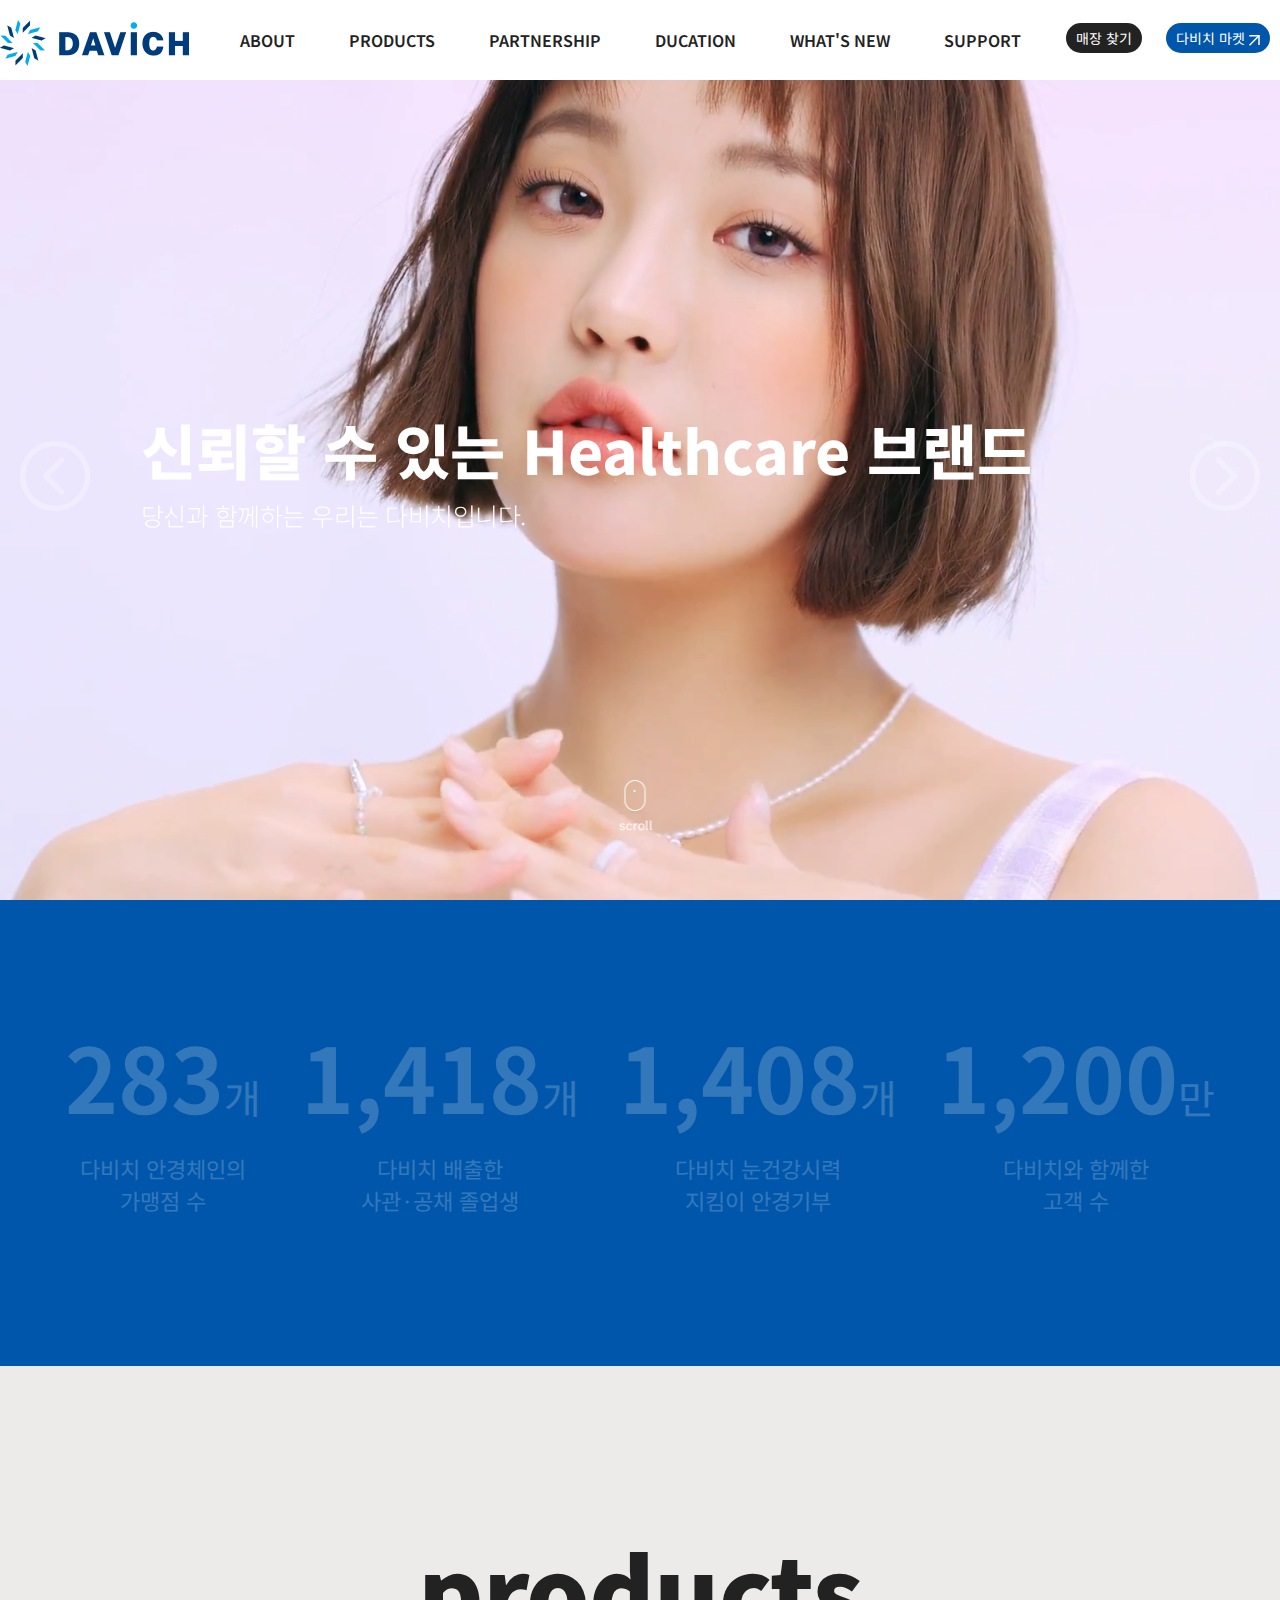
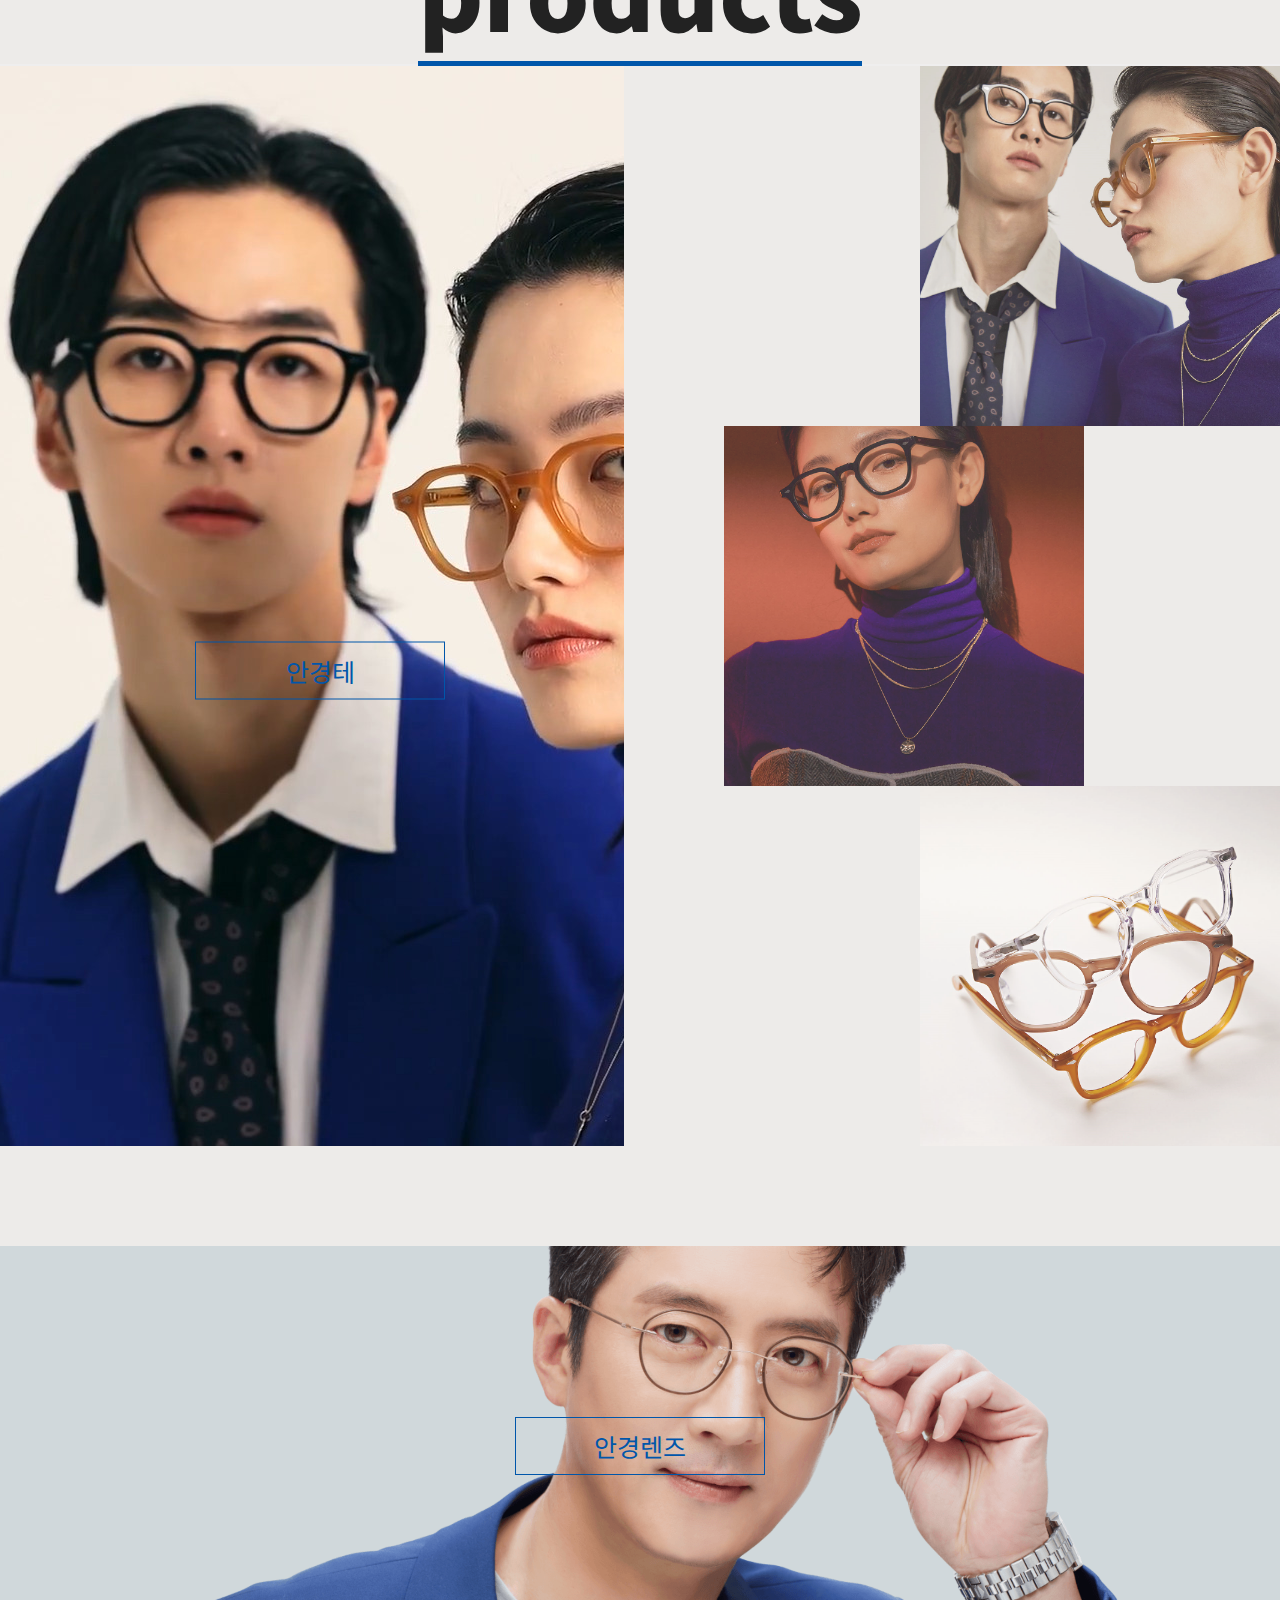
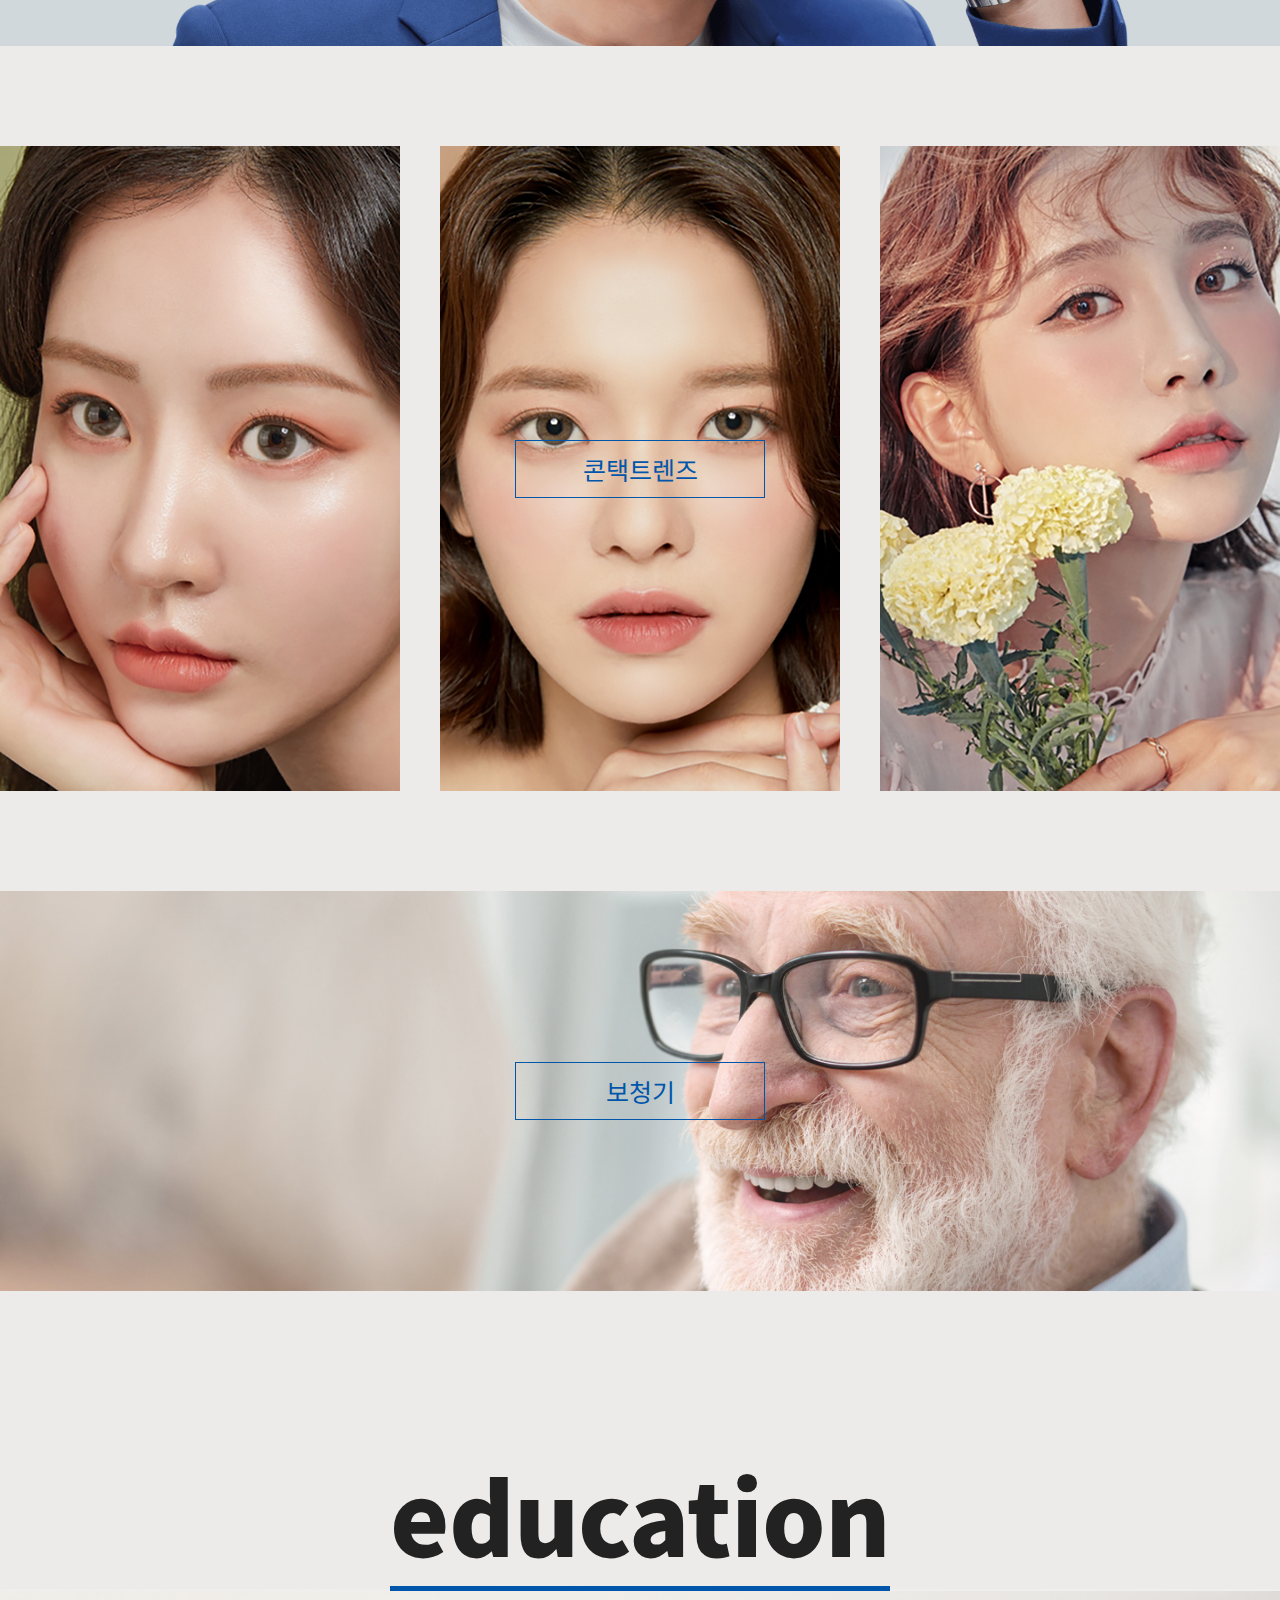
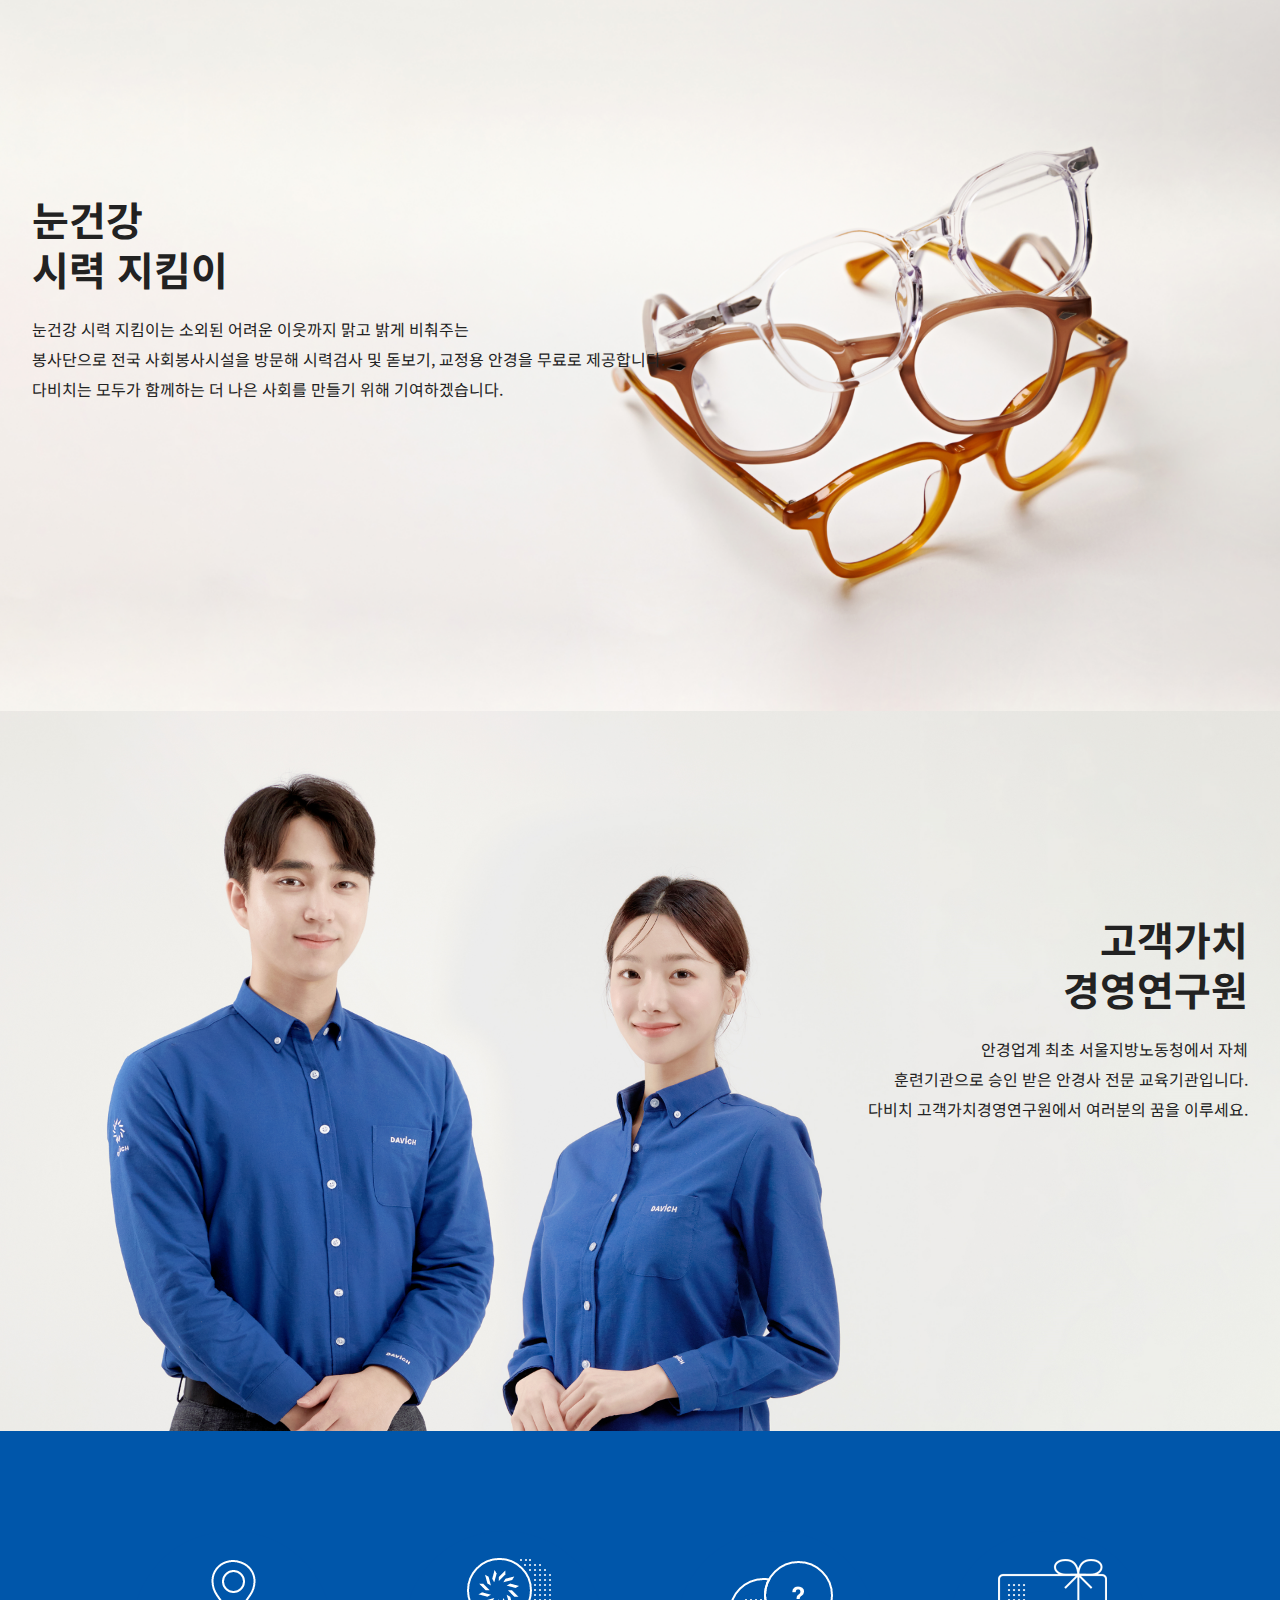
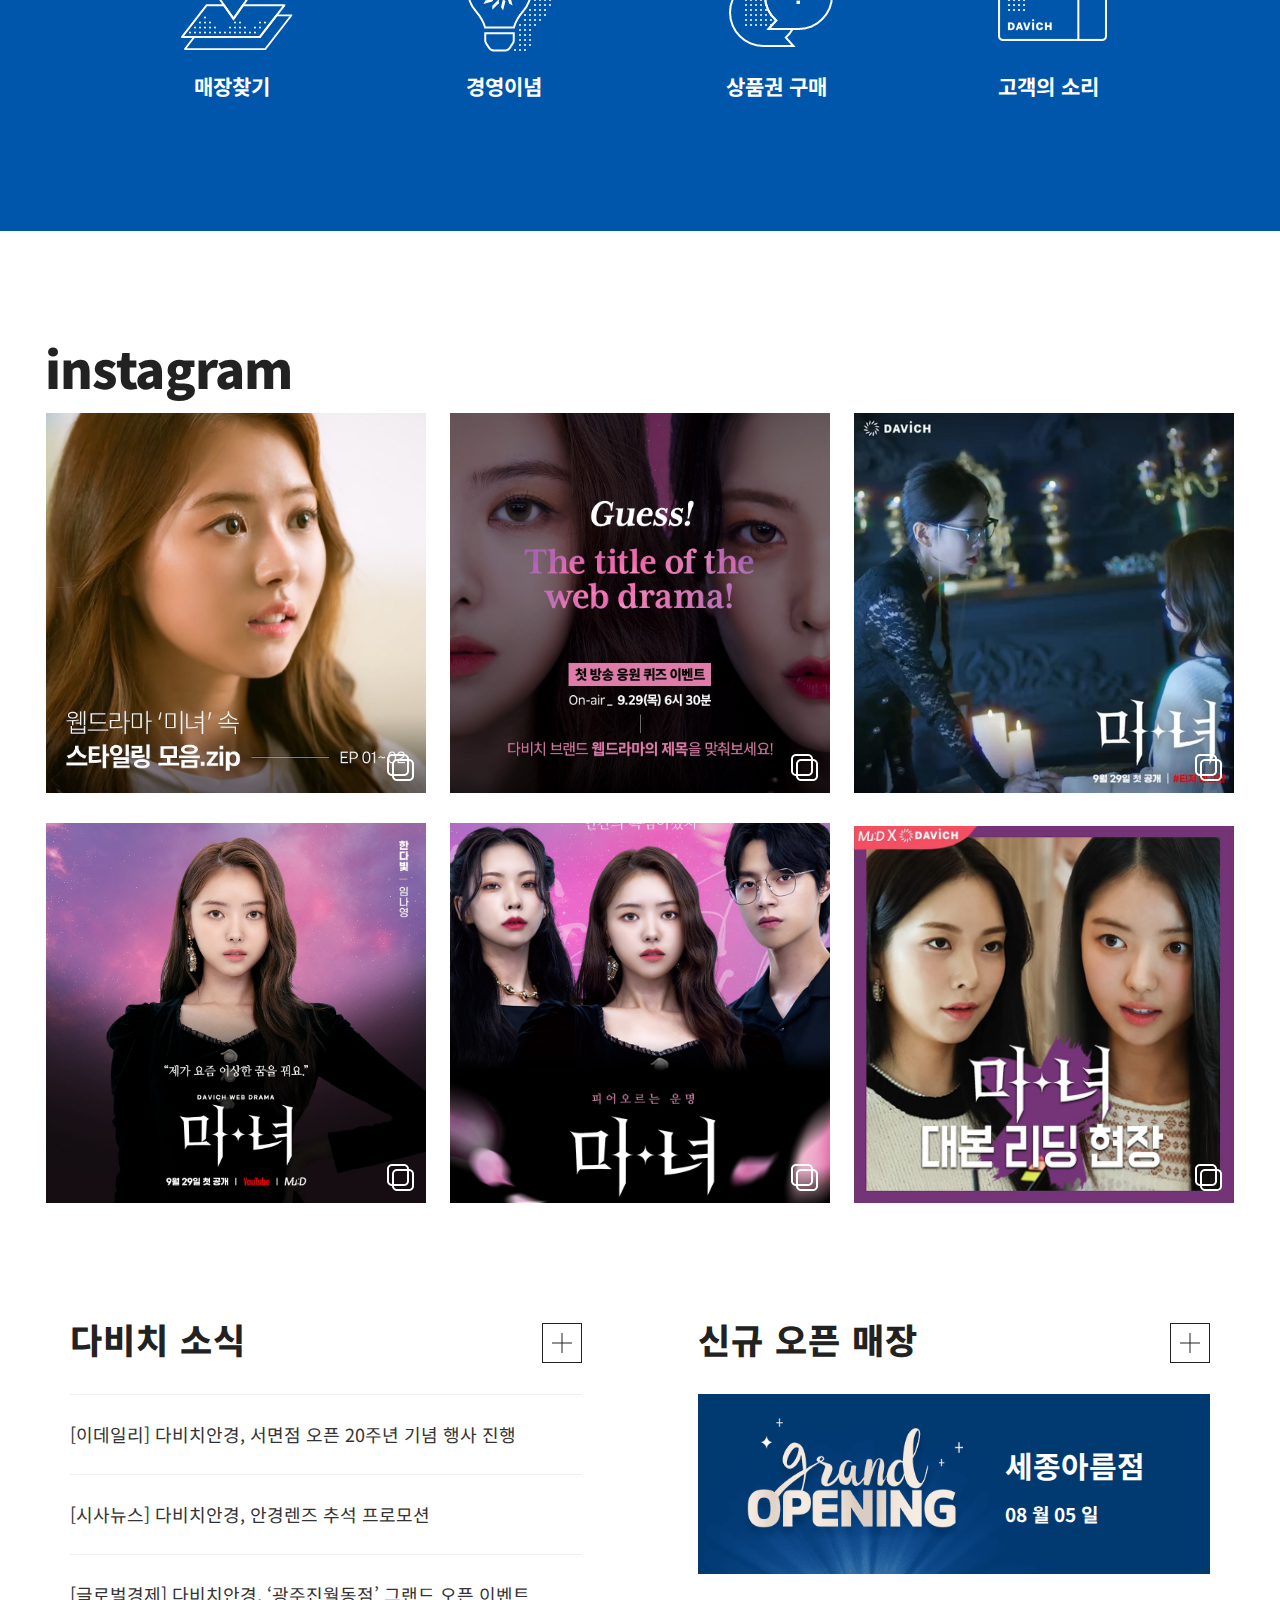
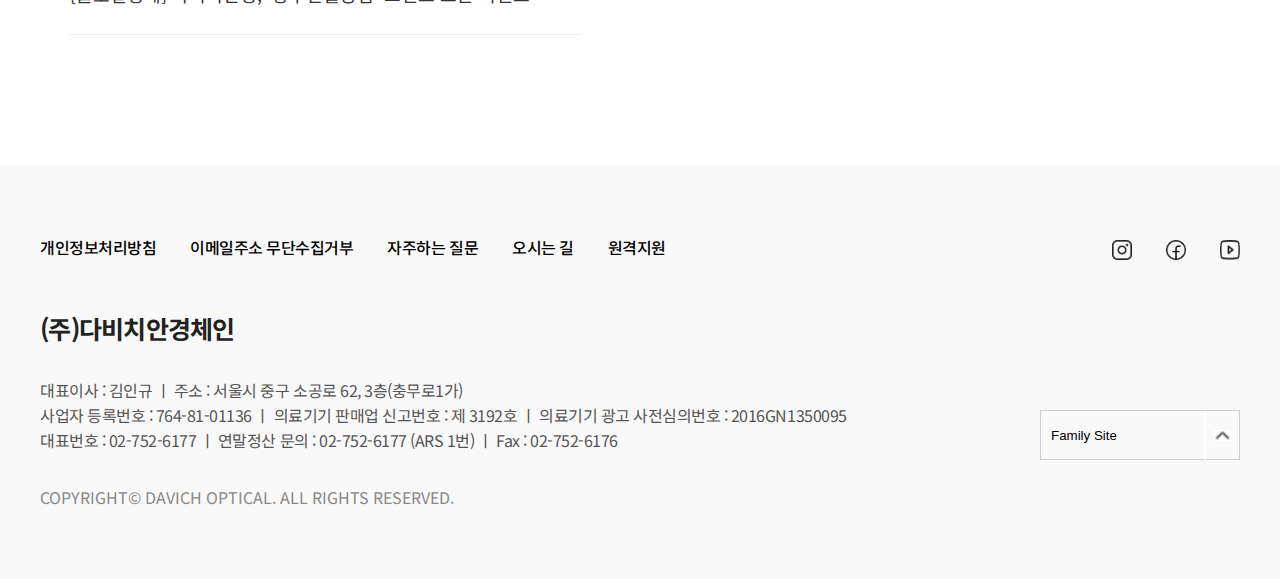
<file: index.html>
<!DOCTYPE html>
<html lang="ko">
<head>
    <meta charset="UTF-8">
    <meta http-equiv="X-UA-Compatible" content="IE=edge">
    <meta name="viewport" content="width=device-width, initial-scale=1.0">
    <title>DAVICH</title>
    <link href="https://fonts.googleapis.com/css2?family=Noto+Sans+KR:wght@100;300;400;500;700;900&display=swap" rel="stylesheet">
    <link rel="stylesheet" href="css/main.css">
    <link rel="stylesheet" href="css/reset.css">
    <link rel="stylesheet" href="css/responsive.css">
    
    <script src="https://ajax.googleapis.com/ajax/libs/jquery/3.6.0/jquery.min.js"></script>
    <script defer src="js/main.js"></script>
</head>
<body>
    <div class="header_container">
        <header>
            <div class="header_main">
                <h1><a href="index.html"></a></h1>
                <button class="trigger">
                    <span class="icon_bar"></span>
                    <span class="icon_bar"></span>
                    <span class="icon_bar"></span>
                </button>
                <div class="gnb">
                    <div class="navbar">
                        <ul class="navbar_gnb">
                            <li>
                                <a href="#">ABOUT</a>
                                <div class="icon"></div>
                                <ul class="sub">
                                    <li><a href="sub1.html">대표 인사말</a></li>
                                    <li><a href="#">기업소개</a></li>
                                    <li><a href="#">비주얼<br>아이덴티티</a></li>
                                    <li><a href="#">사회 공헌</a></li>
                                    <li><a href="#">오시는 길</a></li>
                                </ul>
                            </li>
                            <li>
                                <a href="#">PRODUCTS</a>
                                <div class="icon"></div>
                                <ul class="sub">
                                    <li><a href="#">안경테</a></li>
                                    <li><a href="#">안경렌즈</a></li>
                                    <li><a href="#">콘택트렌즈</a></li>
                                    <li><a href="#">보청기</a></li>
                                </ul>
                            </li>
                            <li>
                                <a href="#">PARTNERSHIP</a>
                                <div class="icon"></div>
                                <ul class="sub">
                                    <li><a href="#">가맹점 현황</a></li>
                                    <li><a href="#">가맹점 개설안내</a></li>
                                    <li><a href="#">가맹점 개설문의</a></li>
                                    <li><a href="#">제휴 문의</a></li>
                                </ul>
                            </li>
                            <li>
                                <a href="#">DUCATION</a>
                                <div class="icon"></div>
                                <ul class="sub">
                                    <li><a href="#">고객 가치<br>경영 연구원</a></li>
                                    <li><a href="#">다비치 사관·공채</a></li>
                                    <li><a href="#">사관·공채 모집</a></li>
                                </ul>
                            </li>
                            <li>
                                <a href="#">WHAT'S NEW</a>
                                <div class="icon"></div>
                                <ul class="sub">
                                    <li><a href="#">광고/홍보영상</a></li>
                                    <li><a href="#">다비치 소식</a></li>
                                    <li><a href="#">이벤트</a></li>
                                </ul>
                            </li>
                            <li>
                                <a href="#">SUPPORT</a>
                                <div class="icon"></div>
                                <ul class="sub">
                                    <li><a href="#">고객의 소리</a></li>
                                    <li><a href="#">자주하는 질문</a></li>
                                    <li><a href="#">상품권 구매</a></li>
                                    <li><a href="#">매장찾기</a></li>
                                </ul>
                            </li>
                        </ul>
                    </div>
                </div>
                <div class="enbContainer">
                    <div class="enbMap">
                        <a href="#">
                            <span>매장 찾기</span>
                            <img class="enbIcon" src="img/map_FILL1_wght400_GRAD0_opsz48.png" alt="">
                        </a>
                    </div>
                    <div class="enbShop">
                        <a href="#">
                            <span>다비치 마켓</span>
                            <img class="enbTxtBtn" src="img/icon-arrow.png" alt="">
                            <img class="enbIcon" src="img/storefront_FILL0_wght400_GRAD0_opsz48.png" alt="">
                        </a>
                    </div>
                </div>
            </div>
        </header>
        <div class="sub_shadow"></div>
    </div>
                    
           
    <main>
        <div class="mainFull">
            <!-- section 1 -->
            <section id="mainVisual">
                <video autoplay muted playsinline loop poster="media/a5a251ccd6bc5c7e94bd6e9400f8c3ab.jpg">
                    <source src="media/a5a251ccd6bc5c7e94bd6e9400f8c3ab.mp4" type="video/mp4">
                </video>
                <div class="mainTextContainer">
                    <h2>신뢰할 수 있는<br class="mBr"> Healthcare 브랜드</h2>
                    <p>당신과 함께하는 우리는 다비치입니다.</p>
                </div>
                <div class="mainSlide">
                    <div class="mianBtn">
                        <button class="slickPrev">
                            <a href="#"><img src="img/prev.png" alt="prev"></a>
                        </button>
                        <button class="slickNext">
                            <a href="#"><img src="img/next.png" alt="next"></a>
                        </button>
                    </div>
                </div>
                <sapn class="mouseScroll">scroll</sapn>
            </section>
            <!-- section 2 -->
            <section id="mainCountYear">
                <div class="countContainer inner">
                    <h2 class="hidden">숫자로 보는 다비치</h2>
                    <div class="countBox">
                        <div class="countNum">
                            <p><strong>283</strong>개<br></p>
                            <span>다비치 안경체인의<br>가맹점 수</span>
                        </div>
                        <div class="countNum">
                            <p><strong>1,418</strong>개<br></p>
                            <span>다비치 배출한<br>사관·공채 졸업생</span>
                        </div>
                        <div class="countNum">
                            <p><strong>1,408</strong>개<br></p>
                            <span>다비치 눈건강시력<br>지킴이 안경기부</span>
                        </div>
                        <div class="countNum">
                            <p><strong>1,200</strong>만<br></p>
                            <span>다비치와 함께한<br>고객 수</span>
                        </div>
                    </div>
                </div>
            </section>
            <!-- section 3 -->
            <section id="mainBrand">
                <div class="proContainer">
                    <div class="title">
                        <h2>products</h2>
                    </div>
                    <div class="brandBox">
                        <article>
                            <div class="pro">
                                <div class="proWrap">
                                    <a class="proImgMain" href="">
                                        <img src="img/pro1.png" alt="">
                                    </a>
                                    <a class="mProImg" href="#">
                                        <img src="img/sub-product-gl-bg.png" alt="">
                                    </a>
                                    <a class="proBtn" href="#"><span>안경테</sapn></a>
                                </div>
                                <div class="proWrapMini">
                                    <div class="proImg">
                                        <img src="img/promini2.png" alt="">
                                        <img src="img/promini1.png" alt="">
                                        <img src="img/promini3.png" alt="">
                                    </div>
                                </div>
                            </div>
                        </article>
                        <article>
                            <div class="proGlasslens">
                                <div class="proWrap">
                                    <div class="proImg">
                                        <a href="">
                                            <img src="img/glens.png" alt="">
                                        </a>
                                        <a class="proBtn" href="#"><span>안경렌즈</sapn></a>

                                    </div>
                                </div>
                            </div>
                        </article>
                        <article>
                            <div class="lensBox">
                                <div class="proLens">
                                    <div class="proWrap">
                                        <div class="proImg">
                                            <a class="proImgMain" href="#">
                                                <img src="img/lens1.jpg" alt="">
                                            </a>
                                            <a class="proImgMain" href="#">
                                                <img src="img/lens2.jpg" alt="">
                                            </a>
                                            <a class="proImgMain" href="#">
                                                <img src="img/lens3.jpg" alt="">
                                            </a>
                                            <a class="mProImg" href="#">
                                                <img src="img/lens0.png" alt="">
                                            </a>
                                            <a class="proBtn" href="#"><span>콘택트렌즈</sapn></a>
                                        </div>
                                    </div>
                                 </div>
                            </div>
                        </article>
                        <article>
                            <div class="proHearingIad">
                                <div class="proWrap">
                                    <div class="proImg">
                                        <a href="">
                                            <img src="img/iad.png" alt="">
                                        </a>
                                        <a class="proBtn" href="#"><span>보청기</sapn></a>
                                    </div>
                                </div>
                            </div>
                        </article>
                    </div> <!-- proBox close -->
                </div>
            </section>
            <!-- section 4 -->
            <section id="mainFullBanner">
                <div class="eduContainer">
                    <div class="title">
                        <h2>education</h2>
                    </div>
                    <div class="eduBox">    
                        <article class="eduImg">
                            <img class="pcEduImg" src="img/img-main-fullbanner-01.png" alt="">
                            <img class="mEduImg" src="img/Untitled-1.png" alt="">
                            <div class="eduTxt">
                                <div class="eduTxtBox">
                                    <h3>눈건강<br> 시력 지킴이</h3>
                                    <a href="" class="mBannerBtn bannerBtnAll">
                                        <span></span>
                                        <span></span>
                                    </a>
                                </div>
                                <p>눈건강 시력 지킴이는 소외된 어려운 이웃까지 맑고 밝게 비춰주는<br> 봉사단으로 전국 사회봉사시설을 방문해 시력검사 및 돋보기, 교정용 안경을 무료로 제공합니다.<br> 다비치는 모두가 함께하는 더 나은 사회를 만들기 위해 기여하겠습니다.</p>
                                <a class="bannerBtn" href="#">자세히 보기</a>
                            </div>
                        </article>
                        <article class="eduImg eduImgRight">
                            <img class="pcEduImg" src="img/img-main-fullbanner-02.png" alt="">
                            <img class="mEduImg" src="img/Untitled-2.png" alt="">
                            <div class="eduTxt">
                                <div class="eduTxtBox">
                                    <h3>고객가치<br>경영연구원</h3>
                                    <a href="" class="mBannerBtn bannerBtnAll">
                                        <span></span>
                                        <span></span>
                                    </a>
                                </div>
                                <p>안경업계 최초 서울지방노동청에서 자체<br> 훈련기관으로 승인 받은 안경사 전문 교육기관입니다.<br> 다비치 고객가치경영연구원에서 여러분의 꿈을 이루세요.</p>
                                <a class="bannerBtn" href="#">자세히 보기</a>
                            </div>
                        </article>
                    </div>
                </div>
            </section>
            <!-- section 5-->
            <section id="mainQuickMenu">
                <div class="menuContainer inner">
                    <h2 class="hidden">quick menu</h2>
                    <div class="menuBox">
                        <a href="#">
                            <div class="menu">
                                <div class="menuImg">
                                    <img src="img/icon-quick-01.png" alt="">
                                </div>
                                <h3>매장찾기</h3>
                            </div>
                        </a>
                        <a href="#">
                            <div class="menu">
                                <div class="menuImg">
                                    <img src="img/icon-quick-02.png" alt="">
                                </div>
                                <h3>경영이념</h3>
                            </div>
                        </a>
                        <a href="#">
                            <div class="menu">
                                <div class="menuImg">
                                    <img src="img/icon-quick-03.png" alt="">
                                </div>
                                <h3>상품권 구매</h3>
                            </div>
                        </a>
                        <a href="#">
                            <div class="menu">
                                <div class="menuImg">
                                    <img src="img/icon-quick-04.png" alt="">
                                </div>
                                <h3>고객의 소리</h3>
                            </div>
                        </a>
                    </div>
                </div>
            </section>
            <!-- section 6 -->
            <section id="mainInsta">
                <div class="instaContainer inner">
                    <h2>instagram</h2>
                    <div class="instaBox">
                        <div class="instaInner">
                            <a href="" class="instaFeedCont">
                                <img class="instaImg" src="img/insta0.jpg" alt="">
                                <img class="instaIcon" src="img/icon-instagram-carousel.png" alt="">
                            </a>
                        </div>
                        <div class="instaInner">
                            <a href="" class="instaFeedCont">
                                <img class="instaImg" src="img/insta1.jpg" alt="">
                                <img class="instaIcon" src="img/icon-instagram-carousel.png" alt="">
                            </a>
                        </div>
                        <div class="instaInner">
                            <a href="" class="instaFeedCont">
                                <img class="instaImg" src="img/insta2.jpg" alt="">
                                <img class="instaIcon" src="img/icon-instagram-carousel.png" alt="">
                            </a>
                        </div>
                        <div class="instaInner">
                            <a href="" class="instaFeedCont">
                                <img class="instaImg" src="img/insta3.jpg" alt="">
                                <img class="instaIcon" src="img/icon-instagram-carousel.png" alt="">
                            </a>
                        </div>
                        <div class="instaInner">
                            <a href="" class="instaFeedCont">
                                <img class="instaImg" src="img/insta4.jpg" alt="">
                                <img class="instaIcon" src="img/icon-instagram-carousel.png" alt="">
                            </a>
                        </div>
                        <div class="instaInner">
                            <a href="" class="instaFeedCont">
                                <img class="instaImg" src="img/insta5.jpg" alt="">
                                <img class="instaIcon" src="img/icon-instagram-carousel.png" alt="">
                            </a>
                        </div>
                        <div class="instaInner">
                            <a href="" class="instaFeedCont">
                                <img class="instaImg" src="img/insta6.jpg" alt="">
                                <img class="instaIcon" src="img/icon-instagram-carousel.png" alt="">
                            </a>
                        </div>
                        <div class="instaInner">
                            <a href="" class="instaFeedCont">
                                <img class="instaImg" src="img/insta7.jpg" alt="">
                                <img class="instaIcon" src="img/icon-instagram-carousel.png" alt="">
                            </a>
                        </div>
                    </div>
                </div>
            </section>
            <!-- section 7 -->
            <section id="mainNotice">
                <div class="noticeContainer inner">
                    <article class="noticeBox noticeDavich">
                        <h2>다비치 소식</h2>
                        <a href="" class="btnAll">
                            <span></span>
                            <span></span>
                        </a>
                        <ul class="noticeWrap">
                            <li><a href="#"><p>[이데일리] 다비치안경, 서면점 오픈 20주년 기념 행사 진행</p></a></li>
                            <li><a href="#"><p>[시사뉴스] 다비치안경, 안경렌즈 추석 프로모션</p></a></li>
                            <li><a href="#"><p>[글로벌경제] 다비치안경, ‘광주진월동점’ 그랜드 오픈 이벤트</p></a></li>
                        </ul>
                    </article>
                    <article class="noticeBox noticStore">
                        <h2>신규 오픈 매장</h2>
                        <a href="" class="btnAll">
                            <span></span>
                            <span></span>
                        </a>
                        <div class="storeDesc">
                            <img src="img/img-grand-open.png" alt="">
                            <div class="storeTxt">
                                <h4>세종아름점</h4>
                                <p>08 월 05 일</p>
                            </div>
                        </div>                        
                    </article>
                </div>
            </section>
        </div>
    </main>

    <!-- footer -->
    <footer>
        <div class="footerContainer inner">
            <div class="footerBox">
                <div class="footerTop">
                    <ul class="fnb">
                        <li><a href="#">개인정보처리방침</a></li>
                        <li><a href="#">이메일주소 무단수집거부</a></li>
                        <li><a href="#">자주하는 질문</a></li>
                        <li><a href="#">오시는 길</a></li>
                        <li><a href="#">원격지원</a></li>
                        <li>
                            <a class="mFamilySiteContainer" href='javascript:void(0);'>
                                FamilySite
                            </a>
                            <div class="mFamilySiteBox">
                                <ul class="mFamilySite">
                                    <li><a href="https://www.davichmarket.com/" target="_blank">다비치 마켓</a></li>
                                    <li><a href="http://www.bibiem.co.kr/" target="_blank">bibiem</a></li>
                                    <li><a href="https://www.davichhearing.com/" target="_blank">다비치보청기</a></li>
                                    <li><a href="https://www.kvisionoptical.com/" target="_blank">K비젼안경</a></li>
                                </ul>
                            </div>
                        </li>
                    </ul>
                    <div class="footerSns">
                        <a href="https://www.instagram.com/davich.official/">
                            <img src="img/icon-instagram-01.png" alt="">
                        </a>
                        <a href="https://facebook.com/davichoptical">
                            <img src="img/icon-facebook-01.png" alt="">
                        </a>
                        <a href="https://www.youtube.com/channel/UCJoAvzt6GNBZLuXYY50F3Yw">
                            <img src="img/icon-youtube-01.png" alt="">
                        </a>
                    </div>
                </div>
                <div class="footerBody">
                    <div class="footerInfo">
                        <h2>(주)다비치안경체인</h2>
                        <p class="address">
                            <span>대표이사 : 김인규 ㅣ 주소 : 서울시 중구 소공로 62, 3층(충무로1가)<br>사업자 등록번호 : 764-81-01136 ㅣ 의료기기 판매업 신고번호 : 제 3192호 ㅣ 의료기기 광고 사전심의번호 : 2016GN1350095<br>대표번호 : 02-752-6177 ㅣ 연말정산 문의 : 02-752-6177 (ARS 1번) ㅣ Fax : 02-752-6176</span>
                        </p>
                        <p class="mAddress">
                            <span>대표이사 : 김인규<br>주소 : 서울시 중구 소공로 62, 3층(충무로1가)<br>사업자 등록번호 : 764-81-01136<br>의료기기 판매업 신고번호 : 제 3192호<br>의료기기 광고 사전심의번호 : 2016GN1350095<br>대표번호 : 02-752-6177<br>연말정산 문의 : 02-752-6177 (ARS 1번)<br>Fax : 02-752-6176</span>
                        </p>
                        <p>COPYRIGHT© DAVICH OPTICAL. ALL RIGHTS RESERVED.</p>
                    </div>
                    <div class="footerFamilySite">
                        <select name="family" class="familySite" onchange="window.open(value,'_blank');">
                            <option selected value="index.html">Family Site</option>
                            <option value="https://www.davichmarket.com/">다비치마켓</option>
                            <option value="http://www.bibiem.co.kr/">bibiem</option>
                            <option value="https://www.davichhearing.com/">다비치보청기</option>
                            <option value="https://www.kvisionoptical.com/">K비젼안경</option>
                        </select>
                        <span class="icoArrow"><img src="img/select-arrow.png" alt=""></span>
                    </div>
                </div>
            </div>
        </div>
    </footer>
</body>
</html>
</file>
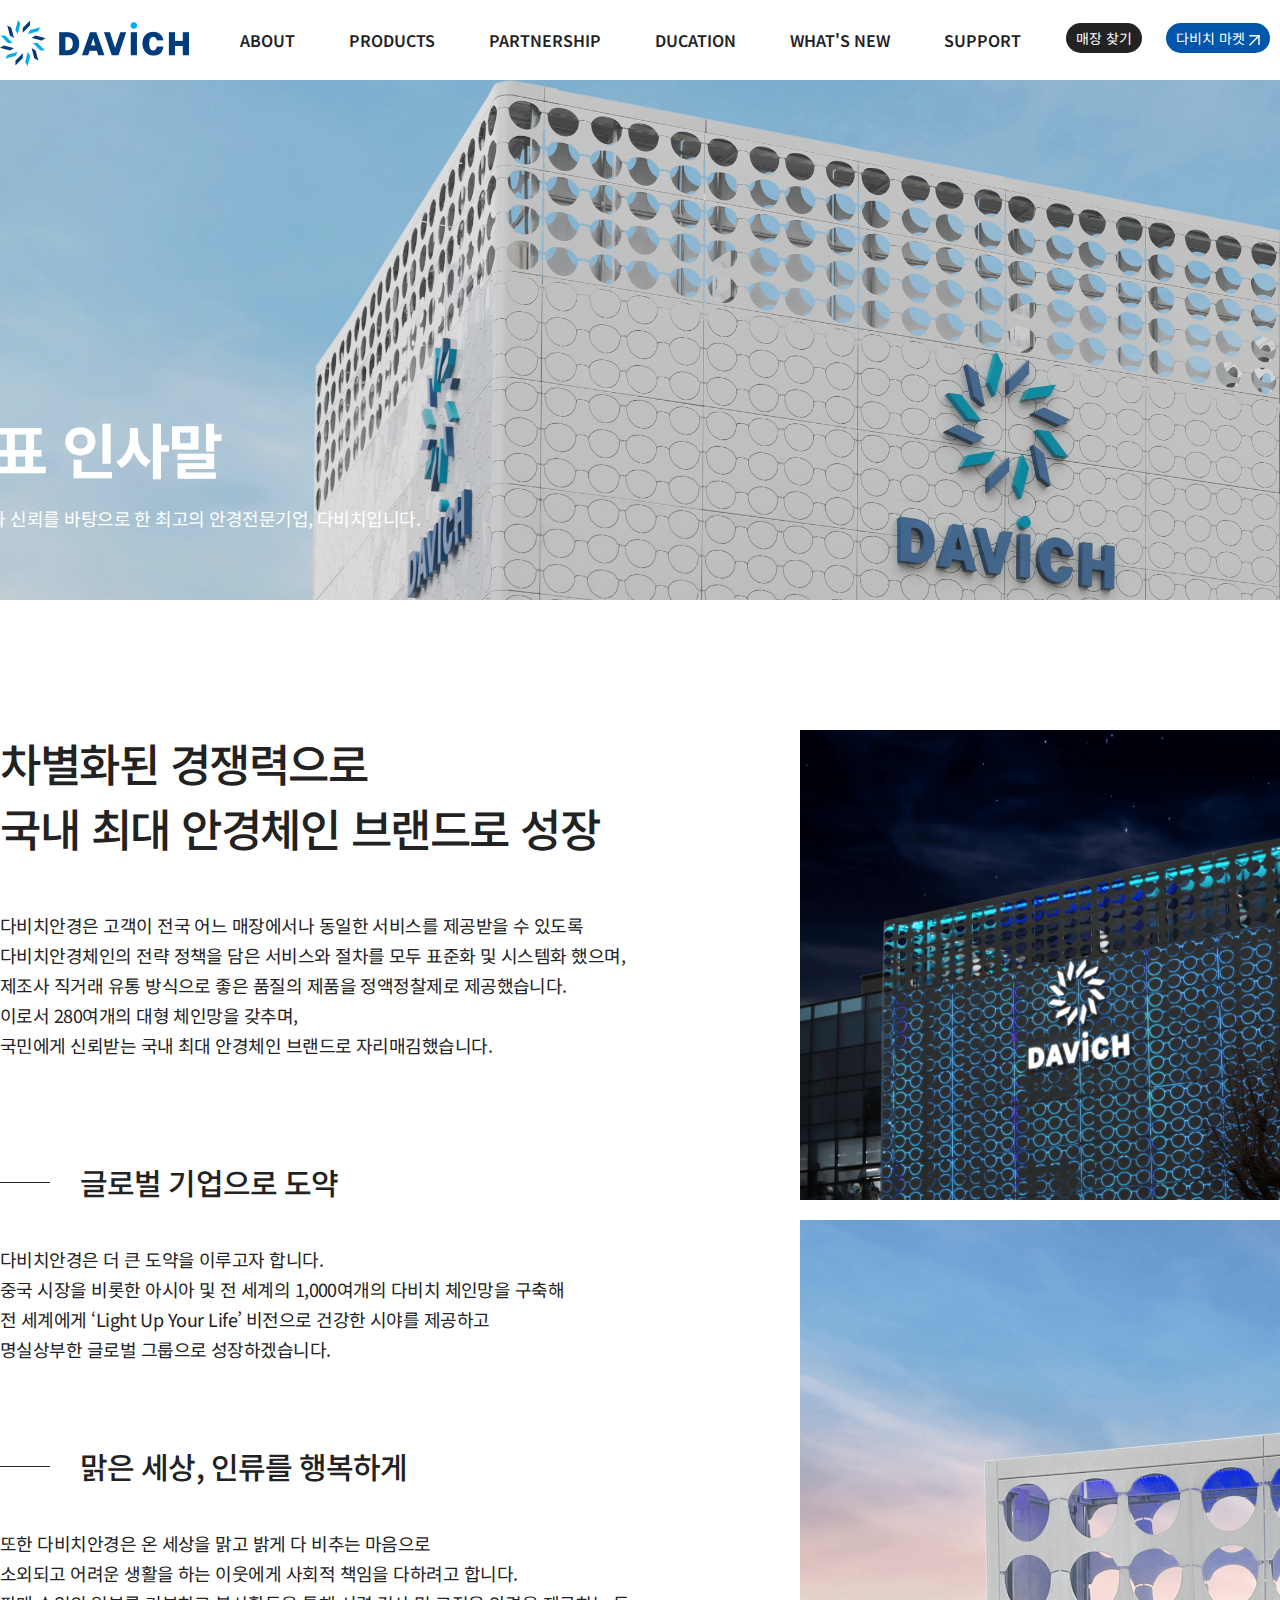
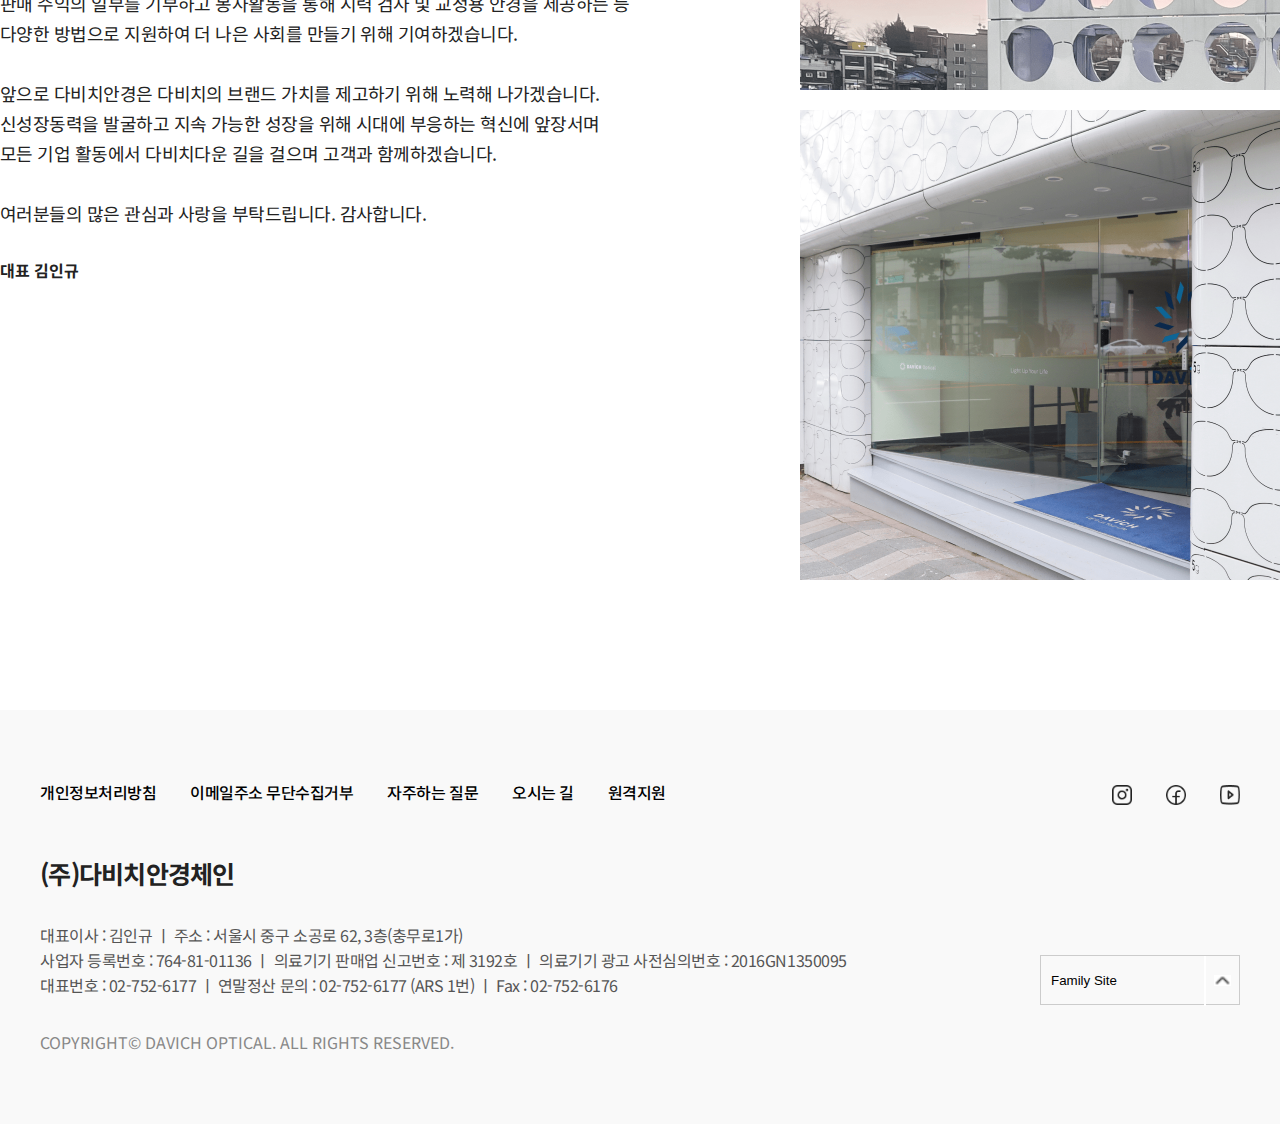
<file: sub1.html>
<!DOCTYPE html>
<html lang="ko">
<head>
    <meta charset="UTF-8">
    <meta http-equiv="X-UA-Compatible" content="IE=edge">
    <meta name="viewport" content="width=device-width, initial-scale=1.0">
    <title>Document</title>
    <link href="https://fonts.googleapis.com/css2?family=Noto+Sans+KR:wght@100;300;400;500;700;900&display=swap" rel="stylesheet">
    <link rel="stylesheet" href="css/main.css">
    <link rel="stylesheet" href="css/reset.css">
    <link rel="stylesheet" href="css/responsive.css">
    <link rel="stylesheet" href="css/sub1.css">
    
    <script src="https://ajax.googleapis.com/ajax/libs/jquery/3.6.0/jquery.min.js"></script>
    <script defer src="js/main.js"></script>
</head>
<body>
    <div class="header_container">
        <header>
            <div class="header_main">
                <h1><a href="index.html"></a></h1>
                <button class="trigger">
                    <span class="icon_bar"></span>
                    <span class="icon_bar"></span>
                    <span class="icon_bar"></span>
                </button>
                <div class="gnb">
                    <div class="navbar">
                        <ul class="navbar_gnb">
                            <li>
                                <a href="#">ABOUT</a>
                                <div class="icon"></div>
                                <ul class="sub">
                                    <li><a href="sub1.html">대표 인사말</a></li>
                                    <li><a href="#">기업소개</a></li>
                                    <li><a href="#">비주얼<br>아이덴티티</a></li>
                                    <li><a href="#">사회 공헌</a></li>
                                    <li><a href="#">오시는 길</a></li>
                                </ul>
                            </li>
                            <li>
                                <a href="#">PRODUCTS</a>
                                <div class="icon"></div>
                                <ul class="sub">
                                    <li><a href="#">안경테</a></li>
                                    <li><a href="#">안경렌즈</a></li>
                                    <li><a href="#">콘택트렌즈</a></li>
                                    <li><a href="#">보청기</a></li>
                                </ul>
                            </li>
                            <li>
                                <a href="#">PARTNERSHIP</a>
                                <div class="icon"></div>
                                <ul class="sub">
                                    <li><a href="#">가맹점 현황</a></li>
                                    <li><a href="#">가맹점 개설안내</a></li>
                                    <li><a href="#">가맹점 개설문의</a></li>
                                    <li><a href="#">제휴 문의</a></li>
                                </ul>
                            </li>
                            <li>
                                <a href="#">DUCATION</a>
                                <div class="icon"></div>
                                <ul class="sub">
                                    <li><a href="#">고객 가치<br>경영 연구원</a></li>
                                    <li><a href="#">다비치 사관·공채</a></li>
                                    <li><a href="#">사관·공채 모집</a></li>
                                </ul>
                            </li>
                            <li>
                                <a href="#">WHAT'S NEW</a>
                                <div class="icon"></div>
                                <ul class="sub">
                                    <li><a href="#">광고/홍보영상</a></li>
                                    <li><a href="#">다비치 소식</a></li>
                                    <li><a href="#">이벤트</a></li>
                                </ul>
                            </li>
                            <li>
                                <a href="#">SUPPORT</a>
                                <div class="icon"></div>
                                <ul class="sub">
                                    <li><a href="#">고객의 소리</a></li>
                                    <li><a href="#">자주하는 질문</a></li>
                                    <li><a href="#">상품권 구매</a></li>
                                    <li><a href="#">매장찾기</a></li>
                                </ul>
                            </li>
                        </ul>
                    </div>
                </div>
                <div class="enbContainer">
                    <div class="enbMap">
                        <a href="#">
                            <span>매장 찾기</span>
                            <img class="enbIcon" src="img/map_FILL1_wght400_GRAD0_opsz48.png" alt="">
                        </a>
                    </div>
                    <div class="enbShop">
                        <a href="#">
                            <span>다비치 마켓</span>
                            <img class="enbTxtBtn" src="img/icon-arrow.png" alt="">
                            <img class="enbIcon" src="img/storefront_FILL0_wght400_GRAD0_opsz48.png" alt="">
                        </a>
                    </div>
                </div>
            </div>
        </header>
        <div class="sub_shadow"></div>
    </div>
    <main>
        <div class="sublayout">
            <div class="subTitle">
                <div class="subTitleTxt inner">
                    <h2>대표 인사말</h2>
                    <p>전문성과 신뢰를 바탕으로 한 최고의 안경전문기업, 다비치입니다.</p>
                </div>
            </div>
            <!-- section 1-->
            <section id="greetingContainer">
                <div class="greetingInner inner">
                    <div class="greetingBox">
                        <div class="greetingTitle">
                            <h2><span>차별화된 경쟁력으로<br>국내 최대 안경체인 브랜드로 성장</span></h2>
                            <p>다비치안경은 고객이 전국 어느 매장에서나 동일한 서비스를 제공받을 수 있도록<br>다비치안경체인의 전략 정책을 담은 서비스와 절차를 모두 표준화 및 시스템화 했으며,<br>제조사 직거래 유통 방식으로 좋은 품질의 제품을 정액정찰제로 제공했습니다.<br>이로서 280여개의 대형 체인망을 갖추며,<br>국민에게 신뢰받는 국내 최대 안경체인 브랜드로 자리매김했습니다. </p>
                        </div>
                        <div class="greetingTxt">
                            <h3>글로벌 기업으로 도약</h3>
                            <p>다비치안경은 더 큰 도약을 이루고자 합니다.<br>중국 시장을 비롯한 아시아 및 전 세계의 1,000여개의 다비치 체인망을 구축해<br>전 세계에게 ‘Light Up Your Life’ 비전으로 건강한 시야를 제공하고<br>명실상부한 글로벌 그룹으로 성장하겠습니다. </p>
                            <h3>맑은 세상, 인류를 행복하게</h3>
                            <p class="greeInAddition"> 또한 다비치안경은 온 세상을 맑고 밝게 다 비추는 마음으로<br>소외되고 어려운 생활을 하는 이웃에게 사회적 책임을 다하려고 합니다.<br>판매 수익의 일부를 기부하고 봉사활동을 통해 시력 검사 및 교정용 안경을 제공하는 등<br>다양한 방법으로 지원하여 더 나은 사회를 만들기 위해 기여하겠습니다.<br></p>
                            <p class="greeAddition">앞으로 다비치안경은 다비치의 브랜드 가치를 제고하기 위해 노력해 나가겠습니다.<br>신성장동력을 발굴하고 지속 가능한 성장을 위해 시대에 부응하는 혁신에 앞장서며<br>모든 기업 활동에서 다비치다운 길을 걸으며 고객과 함께하겠습니다.<br></p>
                            <p class="greeThanks">여러분들의 많은 관심과 사랑을 부탁드립니다. 감사합니다. </p>
                            <strong>대표 김인규</strong>
                        </div>
                    </div>
                    <div class="greetingImg">
                        <img class="greetingImg1" src="img/img-greetings-01.png" alt="">
                        <img class="greetingImg2" src="img/img-greetings-02.png" alt="">
                        <img class="greetingImg3" src="img/img-greetings-03.png" alt="">
                    </div>
                </div> 
            </section>
        </div>
    </main>
   <!-- footer -->
   <footer>
    <div class="footerContainer inner">
        <div class="footerBox">
            <div class="footerTop">
                <ul class="fnb">
                    <li><a href="#">개인정보처리방침</a></li>
                    <li><a href="#">이메일주소 무단수집거부</a></li>
                    <li><a href="#">자주하는 질문</a></li>
                    <li><a href="#">오시는 길</a></li>
                    <li><a href="#">원격지원</a></li>
                    <li><a class="mFamilySiteContainer" href='javascript:void(0);'>FamilySite</a>
                        <div class="mFamilySiteBox">
                            <ul class="mFamilySite">
                                <li><a href="https://www.davichmarket.com/" target="_blank">다비치 마켓</a></li>
                                <li><a href="http://www.bibiem.co.kr/" target="_blank">bibiem</a></li>
                                <li><a href="https://www.davichhearing.com/" target="_blank">다비치보청기</a></li>
                                <li><a href="https://www.kvisionoptical.com/" target="_blank">K비젼안경</a></li>
                            </ul>
                        </div>
                    </li>
                </ul>
                <div class="footerSns">
                    <a href="https://www.instagram.com/davich.official/">
                        <img src="img/icon-instagram-01.png" alt="">
                    </a>
                    <a href="https://facebook.com/davichoptical">
                        <img src="img/icon-facebook-01.png" alt="">
                    </a>
                    <a href="https://www.youtube.com/channel/UCJoAvzt6GNBZLuXYY50F3Yw">
                        <img src="img/icon-youtube-01.png" alt="">
                    </a>
                </div>
            </div>
            <div class="footerBody">
                <div class="footerInfo">
                    <h2>(주)다비치안경체인</h2>
                    <p class="address">
                        <span>대표이사 : 김인규 ㅣ 주소 : 서울시 중구 소공로 62, 3층(충무로1가)<br>사업자 등록번호 : 764-81-01136 ㅣ 의료기기 판매업 신고번호 : 제 3192호 ㅣ 의료기기 광고 사전심의번호 : 2016GN1350095<br>대표번호 : 02-752-6177 ㅣ 연말정산 문의 : 02-752-6177 (ARS 1번) ㅣ Fax : 02-752-6176</span>
                    </p>
                    <p class="mAddress">
                        <span>대표이사 : 김인규<br>주소 : 서울시 중구 소공로 62, 3층(충무로1가)<br>사업자 등록번호 : 764-81-01136<br>의료기기 판매업 신고번호 : 제 3192호<br>의료기기 광고 사전심의번호 : 2016GN1350095<br>대표번호 : 02-752-6177<br>연말정산 문의 : 02-752-6177 (ARS 1번)<br>Fax : 02-752-6176</span>
                    </p>
                    <p>COPYRIGHT© DAVICH OPTICAL. ALL RIGHTS RESERVED.</p>
                </div>
                <div class="footerFamilySite">
                    <select name="family" class="familySite" onchange="window.open(value,'_blank');">
                        <option selected value="index.html">Family Site</option>
                        <option value="https://www.davichmarket.com/">다비치마켓</option>
                        <option value="http://www.bibiem.co.kr/">bibiem</option>
                        <option value="https://www.davichhearing.com/">다비치보청기</option>
                        <option value="https://www.kvisionoptical.com/">K비젼안경</option>
                    </select>
                    <span class="icoArrow"><img src="img/select-arrow.png" alt=""></span>
                </div>
            </div>
        </div>
    </div>
</footer>
    
</body>
</html>
</file>
<file: css/main.css>
@charset "UTF-8";
body {
    background: #EDEBE9;
    font-family: 'Noto Sans KR', '맑은 고딕', sans-serif;
    color: #222;
    
}
.hidden { display: none;}
.inner { 
    width: 1400px;
    margin: 0 auto;
}



/****** header ******/
.header_container {
    position: fixed; /* 가로 너비 지정 필요 */
    top: 0;
    left: 0;
    width: 100%;
    height: 80px;
    background: transparent;
    z-index: 300;
    transition: .3s;
}

.header_container.scroll, .header_container.menu_on {
    background: #fff;
}

.header_main.scroll h1 a, .header_main.menu_on h1 a {
    background: url(../img/logo-color.png) no-repeat;
}

ul.navbar_gnb.scroll li > a, ul.navbar_gnb.menu_on li > a {
    color: #222;
    transition: .3s;

}
ul.navbar_gnb.scroll li > a:hover, ul.navbar_gnb.menu_on li > a:hover { color:#0056aa;}

.enbMap a.scroll , .enbMap a.menu_on {
    border-radius: 50px;
    background: #222222;
}
.enbShop a.scroll , .enbShop a.menu_on{
    border-radius: 50px;
    background: #0056aa;
}

.trigger .icon_bar.scroll, .trigger .icon_bar.menu_on {
    background: #222;
}

header {
    width: 1400px;
    margin: auto;
    position: relative;
}
.header_mian {}

header h1 { 
    float:left; 
    margin-top: 20px;
}
header h1 a {
    display: block;
    background: url(../img/logo-white.png) no-repeat;
    width: 190px;
    height: 50px;
    text-indent: -999px; /* 텍스트 안 보이게 처리 (오른쪽으로 보내면 스크롤이 생기므로 반드시 - 로 왼쪽으로 보내기)*/
    transition: .3s;
}

.gnb { }
.navbar {width: 100%;}
ul.navbar_gnb {
    margin-left: 190px;
    text-align: center; /* 안에 있는 text 들이 가운데로*/
    margin-right: 190px;
}
ul.navbar_gnb > li { display: inline-block;}
ul.navbar_gnb > li > a {
    display: block;
    line-height: 80px;
    padding: 0 35px 0 15px;
    color: #fff;
    font-size: 16px;
    
    font-weight: 600;
    transition: .3s;
}

.trigger { display: none ;}

.sub{
    display: none;
    position:absolute;
    top: 80px;
    z-index: 200;
}
.sub li {}
.sub li a{
    display: block;
    text-align: left;
    padding: 10px 30px 0 15px;
    color: #222;
    font-weight: 400;
}
.sub li a:hover{
    color: #0056aa;
}

.sub_shadow {
    display: none;
    position: absolute;
    top: 80px;
    left: 0;
    width: 100%;
    height: 210px;
    background:#fff;
    z-index: 100;
    border-top: 1px solid #edeff5;
}

ul.navbar_gnb > li.on {}
ul.navbar_gnb > li.on > a {
    color: #0056aa;
}
ul.navbar_gnb > li.on .icon {
    transform: rotate(180deg);
    top: 25px;
}
ul.navbar_gnb > li.on .icon::before
{
    background: #fff;
    display: block;
    border: 2px solid #0056aa;
    border-top-color: currentcolor;
    border-top-style: solid;
    border-top-width: 2px;
    border-left-color: currentcolor;
    border-left-style: solid;
    border-left-width: 2px;
    border-top: transparent;
    border-left: transparent;
    color: grey;
    margin: 0 auto;
    margin-bottom: 0px;
    transform: rotate(45deg);
    margin-bottom: 10px;
}

.enbContainer{
    position: absolute;
    top:10px;
    right: 0;
}

.enbMap, .enbShop { 
    display: inline-block;  
    font-weight: 500;
}
.enbMap a, .enbShop a{ 
    display: block;
    font-size: 14px;
    font-weight: 400;
    color: #fff;
    margin: 13px 10px;
    padding: 5px 10px;
}
.enbMap a.scroll, .enbShop a.scroll{
    background: #0056aa;
    border-radius: 50px;
    color: #fff;
}
.enbMap a.scroll{
    background: #222;
}


/*** section 1 ****/
#mainVisual { 
    position:  relative;
    width: 100%;
    height: 100vh;
}
#mainVisual video { 
    width: 100%; height: 100vh;
    object-fit: cover;
}
.mainTextContainer { 
    position: absolute;
    top: 45%;
    left: 11%;
}
.mainTextContainer h2 {
    font-size: 60px;
    font-weight: 800;
}
.mainTextContainer p {
    font-size: 25px;
    font-weight: 300;
    letter-spacing: -0.5px;
}
.mainTextContainer h2, .mainTextContainer p {
    color: #fff;
    margin-bottom: 5px;
}
.mainSlide{
    width: 100%;
    position: absolute;
    top: 49%;
}
.mainBtn { position: relative; }
.slickPrev, .slickNext {
    background: transparent;
    border: none;
    margin: 0 20px;
    opacity: 0.3;
}
.slickNext{
    position: absolute;
    right: 0;
}
.mainSlide img{
    width: 70px;
    height: 70px;
}
.mouseScroll {
    color: transparent;
    position: absolute;
    bottom: 5%;
    left: 50%;
    transform: translateX(-50%);
}

.mouseScroll::before {
    background: url('../img/icon-scroll.png');
    width: 33px;
    height: 51px;
    display: block;
    content: "";
    animation-name: scrollUpDown;
    animation-duration: 800ms;
    animation-iteration-count: infinite;
    animation-direction:  alternate;
}

@keyframes scrollUpDown{
    from{
        transform: translateY(0px)
    }
    to{
        transform: translateY(-20px)
    }
}

/****** trigger *******/ 
.trigger {  display: none; }
.trigger .iconBar.scroll { background: #222;}

.mBr{
    display: none;
}

/******** section 1 *******/

.enbContainer .enbMap .enbIcon, .enbContainer .enbShop .enbIcon {
    display: none;
}

/****** section 2 / mainCountYear ******/

#mainCountYear {
    background: #0056aa;
    color: #fff;
    width: 100%;
    margin-bottom: 100px;

}
.countContainer {
}
.countBox{
    display: flex;
    width: 100%;
    height: 100%;
    padding: 150px 0;
    justify-content: space-between;
    align-items: center;
}
.countContainer .countBox .countNum {
    text-align: center;
    /* transform: translateY(15px); */
    opacity: 0.2;
    animation-name: countUpDown;
    animation-duration: 700ms;
    animation-iteration-count: infinite;
    animation-direction: alternate;
}

@keyframes countUpDown{
    from{
        opacity: 1;
        scale: 1.02;
    }
    to{
        opacity: 0.7;
    }
}


/* 스크롤 하면 움직이게 */


.countNum p{
    font-size: 40px;
    line-height: 50px;
}
.countNum strong{
    font-size: 90px;
}
.countNum span{
    display: block;
    font-size: 22px;
    margin-top: 30px;
}

/* 스크롤 하면 움직이게 */

/* .countContainer .countBox .countNum:nth-child(1){
    transition: 0.3s;
}
.countContainer .countBox .countNum:nth-child(2){
    transition: 0.7s;
}
.countContainer .countBox .countNum:nth-child(3){
    transition: 0.9s;
}
.countContainer .countBox .countNum:nth-child(4){
    transition: 1.2s; */
}


/****** section 3 / mainBrand ******/

#mainBrand {}
.proContainer{ }
.title{
    padding: 50px 0 0 0;
    text-align: center;
}
.proContainer h2, .eduContainer h2 {
    display: inline;
    position: relative;
    font-size: 100px;
    letter-spacing: -0.8px;
    /* background: #0056aa; */
    /* padding: 0px 40px; */
    border-bottom: 5px solid #0056aa;
    text-align: center;
    color: #222;
    font-weight: 900;
    z-index: 4;
}
.proContainer .title::after, .eduContainer .title::after  {
    display: block;
    content: "";
    border: 1px solid #eee;
    margin-top: 3px;
    opacity: 0.9;
}
.brandBox article:nth-child(2) .proImg img {
    width: 100%;
}
.brandBox article:nth-child(4) .proImg img {
    width: 100%;
}
.pro{
    display: flex;
    position: relative;
}
.pro .proBtn {
    position: absolute;
}
.proWrap{ 
    width: 100%;
    margin-bottom: 100px;
    overflow: hidden;
}

.brandBox article:nth-child(1) .proWrap{
    width: 95%;
}
.proWrap > img {
    overflow: hidden;
}
.proWrap img {
    opacity: 1;
    transition: .3s;
}
.proWrap:hover img {
    opacity: 0.7;
    transform: scale(1.1);
}

.proWrapMini{
    position: relative;
    width: 100%;
    z-index: -1;
}
.proWrapMini .proImg{
    display: flex;
    flex-direction: column;
}
.proWrapMini .proImg img{
    position: absolute;
    width: 360px;
    height: 360px;
    opacity: .8;
}
.proWrapMini .proImg img:nth-child(1){
    top: 0px;
    right: 0;
    animation-name: h2up1;
    animation-duration: 1.7s;
    animation-fill-mode: forwards;
    animation-direction: reverse;
    animation-timing-function: ease-out;
}

@keyframes h2up1{
  0%{
    transform: translateY(0%);
    opacity: 1;
  }
  100%{
    transform: translateY(100%);
    opacity: 0.4;
  }
}

.proWrapMini .proImg img:nth-child(2){
    top: 360px;
    left: 100px;
    animation-name: h2up2;
    animation-duration: 2.3s;
    animation-fill-mode: forwards;
    animation-direction: reverse;
    animation-timing-function: ease-out;
}

@keyframes h2up2{
  0%{
    transform: translateY(0);
    opacity: 1;
  }
  100%{
    transform: translateY(100%);
    opacity: 0.4;
  }
}


.proWrapMini .proImg img:nth-child(3){
    top: 720px;
    right: 0px;
    animation-name: h2up3;
    animation-duration: 2.8s;
    animation-fill-mode: forwards;
    animation-direction: reverse;
    animation-timing-function: ease-out;
}

@keyframes h2up3{
  0%{
    transform: translateY(0);
    opacity: 1;
  }
  100%{
    transform: translateY(100%);
    opacity: 0.4;
  }
}

.mProImg{
    display: none;
}

.proGlasslens{ position: relative;}
.proGlasslens .proBtn { 
    position: absolute;
    top: 50%;
    left: 50%;
    transform: translate(-50%,-50%);
}
.proLens { 
    position: relative;
    margin: 0 auto;
    width: 1400px;
}
.lensBox{
    position: relative;
}

.proLens .proWrap .proImg {
    display: flex;
    justify-content: space-between;
    cursor: pointer;
    }
    
    
    .proLens .proWrap .proImg .proImgMain{
        overflow: hidden;
    }
.proLens .proBtn {
    position: absolute;
    top: 50%;
    left: 50%;
    transform: translate(-50%,-50%);

}
.proHearingIad { position: relative;}
.proHearingIad .proBtn {
    position: absolute;
    top: 50%;
    left: 50%;
    transform: translate(-50%,-50%);
}
.proBtn {
    width: 250px;
    text-align: center;
    display: inline-block;
    border: 1px solid #0056aa;
    padding: 10px 20px;
    font-size: 25px;
    color: #0056aa;
    /* background: rgba(255,255,255,.3); */
    position: absolute;
    top: 50%;
    left: 25%;
    transform: translate(-50%,-25%);
    overflow: hidden;
}
.proBtn span::before{
    content: "";
    position: absolute;
    top: 0;
    left: 0;
    background-color: #0056aa;
    width: 320px;
    height: 100%;
    transform: skewX(-40deg) translateX(-400px);
    transition: .3s;
    z-index: -1;
}
.proWrap:hover span::before{
    transform: skewX(-40deg) translateX(-30px);
}

.proWrap:hover span{
    color: #fff;
}
.proImg:hover span::before{
    /*! transform: skewX(-40deg) translateX(-30px); */
}
.proImg:hover span{
    color: #fff;
}

.lensTxt{
    position: absolute;
    font-size: 180px;
    color: #fff;
    font-weight: 900;
    letter-spacing: -10px;
    z-index: -22;
    text-align: start;
    top: 30%;
    left: -10%;
    transform: translate(-50%);
    transform: rotate(90deg);
    opacity: 0.7;
}


/****** section 4 / mainFullBanner ******/

#mainFullBanner {
    overflow: hidden;
}
.eduBox {
    overflow: hidden;
}
.eduBox .eduImg{
    position: relative;
    overflow: hidden;
}
.eduBox .eduImg img {
    width: 100%;
    height: 100%;
    object-fit: cover;
    transition: .6s;
}
.eduBox .eduImg:hover img{
    transform: scale(1.1);
}
.mEduImg {
    display: none;
}
.eduTxt {
    width: 1400px;
    position: absolute;
    top: 50%;
    left: 50%;
    transform: translate(-50%,-50%);
}
.eduImgRight .eduTxt {
    text-align: end;
}
.eduTxt h3{ 
    font-size: 50px;
    font-weight: 700;
    line-height: 70px;
    margin-bottom: 20px;
}
.eduTxt p {
    font-size: 18px;
    margin-bottom: 90px;
    line-height: 30px;
}
.eduImg .eduTxt .bannerBtn {
    position: relative;
    display: inline-block;
    border: 1px solid #222;
    padding: 12px 65px;
    visibility:hidden;
    opacity: 0;
    transition: .4s;
    overflow: hidden;
}
.eduImg .eduTxt .bannerBtn::before {
    content: "";
    position: absolute;
    top: 0;
    left: 0;
    background-color: #0056aa;
    width: 270px;
    height: 100%;
    transform: skewX(-40deg) translateX(-300px);
    transition: .3s;
    z-index: -1;
}
.eduImg .eduTxt .bannerBtn:hover:before{
   transform: skewX(-40deg) translateX(-30px);
}
.eduImg .eduTxt .bannerBtn:hover {
    border: 1px solid #fff; 
    color: #fff;
}

.eduImg:hover .eduTxt .bannerBtn{
    visibility:visible;
    opacity: 1;
}

.eduTxtBox{
    position: relative;
}
.mBannerBtn {
    display: none;
}


.bannerBtnAll {
    position: absolute;
    top:  0;
    right: 0;
    width: 40px;
    height: 40px;
    border: 1px solid #222;
}
.bannerBtnAll span{
    position: absolute;
    top: 50%;
    left: 50%;
    transform: translate(-50%,-50%);
    background-color: #222;
    display: block;
}
.bannerBtnAll span:first-child{
    width: 20px;
    height: 1px;
}
.bannerBtnAll span:last-child{
    width: 1px;
    height: 20px;
}

/****** section 5 / mainQuickMenu ******/

#mainQuickMenu {background: #0056aa;}
.menuBox {
    display: flex;
    align-items: center;
    justify-content: center;
    padding: 100px 0;
  
}
.menuBox a { 
    width: 288px;
    height: 288px;
    margin-right: 72px;
    border-radius: 50%;
    background-color: #0056aa;
    position: relative;
    transition: .6s;
    color: #fff
}
.menuBox a:last-child {
    margin-right: 0;
}
.menuBox a:hover {
    background: #fff;
    color: #0056aa;
}
.menuBox a .menu {
    left: 50%;
    transform: translateX(-50%);
    position: absolute;
    text-align: center;
    display: flex;
    flex-direction: column;
    align-items: center;
    bottom: 57px;
    z-index: 1;
    font-size: 24px;
}
.menuBox .menuImg img  {
    position: relative;
}
.menuBox .menuImg {
    width: 160px;
    margin-bottom: 17px;
    height: 100%;
    overflow: hidden;
}
.menuBox a:hover .menu .menuImg img{
    transform: translateX(-50%);
}

/****** section 6 / mainInsta ******/

#mainInsta{
    background: #fff;
}
.instaBox {
    text-align: center;
}
.instaContainer{
    padding: 100px 0 30px;
}
.instaContainer h2 { 
    font-size: 60px;
    font-weight: 900;
    letter-spacing: -0.9px;
    margin-left: 5px;
    margin-bottom: 10px;
}
.instaInner{
    display: inline-block;
    width: calc((100% / 4) - (105px / 4));
    margin-right: 30px;
    margin-bottom: 30px;
    overflow: hidden;
}
.instaInner:nth-child(4){
    margin-right: 0;
}
.instaInner:nth-child(8){
    margin-right: 0;
}
.instaInner .instaFeedCont {
    width: 100%;
    height: 100%;
    position: relative;
    display: inline-block;
    overflow: hidden;
}
.instaInner:hover .instaImg{
    transform: scale(1.2);
}

.instaImg {
    width: 100%;
    height: 100%;
    transition: .3s;
}

.instaIcon {
    position: absolute;
    right: 0;
    bottom: 0;
}

/****** section 7 / mainNotice ******/

#mainNotice {
    background: #fff;
}
.noticeContainer {
    padding: 50px 0 0 0;
    display: flex;
    justify-content: space-between;
}

.noticeContainer h2 {
    font-size: 35px;
    font-weight: 800;
    margin-bottom: 30px;
    letter-spacing: 1px;
}

.noticeBox{
    width: 680px;
    position: relative;
    margin-bottom: 100px;
}

.btnAll {
    position: absolute;
    top: 10px;
    right: 0;
    width: 40px;
    height: 40px;
    border: 1px solid #222;
    overflow: hidden;
}

.btnAll:before{
    content: "";
    position: absolute;
    top: 0;
    left: 0;
    background-color: #0056aa;
    width: 100px;
    height: 100%;
    transform: skewX(-40deg) translateX(-150px);
    transition: .3s;
}
.btnAll:hover:before{
    transform: skewX(-40deg) translateX(-30px);
}

.btnAll:hover{
    border: 1px solid #fff;
}
.btnAll:hover span{
    background: #fff
}

.btnAll span{
    position: absolute;
    top: 50%;
    left: 50%;
    transform: translate(-50%,-50%);
    background-color: #222;
    display: block;
}
.btnAll span:first-child{
    width: 20px;
    height: 1px;
}
.btnAll span:last-child{
    width: 1px;
    height: 20px;
}

.noticeWrap li { 
    border-top: 1px solid #edeff5;
}
.noticeWrap li a{
    display: inline-block;
    width: 100%;
    line-height: 79px;
    font-size: 18px;
    font-weight: 400;
    color: #333;
    letter-spacing: 0.89;
}
.noticeWrap li:last-child a{
    border-bottom: 1px solid #edeff5;
}
.storeDesc {
    position: relative;
}
.storeDesc img {

}
.storeTxt {
    color: #fff;
    position: absolute;
    top: 25%;
    left: 60%;
}
.storeTxt h4{
    font-size: 40px;
    line-height: 70px;
}
.storeTxt p{
    font-size: 25px;
    font-weight: 700;
}

/****** footer ******/

footer{ background: #f9f9f9;}
.footerBox {
    padding: 70px 0;
}
.footerTop {
    display: flex;
    justify-content: space-between;
}

.footerTop .fnb li{
    display: inline-block;
}
.footerTop .fnb li a, .mFamilySite {
    padding-right: 30px;
    letter-spacing: -.48px;
    font-weight: 500;
}
.footerTop .fnb li a:hover {
    color: #0056aa;
    font-weight: 700;
}
.footerSns a img{
    width: 20px;
    height: 20px;
    margin-right: 30px;
}
.footerSns a:last-child img {
    margin-right: 0;
}

.footerBody {
    display: flex;
    justify-content: space-between;
    position: relative;
}
.footerInfo{
    display: inline-block;
    margin-top: 50px;
}

.footerInfo h2 {
    font-size: 25px;
    letter-spacing: -.75px;
    font-weight: 700;
}

.footerInfo .address, .mAddress{
    margin: 32px 0;
    line-height: 25px;
    letter-spacing: -.48px;
    color: #555;
}
.footerInfo p{
    color: #888;
}

  /* IE */
.familySite::-ms-expand { 
	display: none;
}
.familySite {
    -o-appearance: none;
    -webkit-appearance: none;
    -moz-appearance: none;
    appearance: none;
}

.footerFamilySite {
    position: relative;
    width: 200px;
    height: 50px;
    border: 1px solid #ccc;
    top: 150px;
    
}
.footerFamilySite .familySite {
    width: inherit;
    height: inherit;
    background: transparent;
    border: 0 none;
    outline: 0 none;
    padding: 0 10px;
    position: relative;
    z-index: 3;
}

.footerFamilySite .familySite option {
    background: #fff;
    color: #222;
    padding: 3px 0;
    font-size: 16px;
    border: 0 none;
    outline: 0 none;
    border-radius: 0;
}

.footerFamilySite .icoArrow {
    position: absolute; 
    top: 0; 
    right: 0; 
    z-index: 1; 
    width: 35px; 
    height: inherit;
    border-left: 2px solid #fff;
    display: flex;
    justify-content: center;
    align-items: center;
}

.footerFamilySite .icoArrow img {
    width: 50%;
    transition: .3s;
}  

.mFamilySiteContainer, .mFamilySiteBox{
    display: none;
}
.fnb span {
    display: none;
    transform: rotate(180deg);
}
.mAddress{
    display: none;
}
.mFamilySite{
    background: #f9f9f9;
}
</file>
<file: css/responsive.css>
@charset "UTF-8";

@media (max-width:1400px){
    header{
        width: 100%;
    }
    .headerBox {
        width: auto;
        height: 80px;
        margin: 0 3vw;
    }
    .logo { margin-right: 80px;}
    .logo img { height: 40px;}
    #gnb li a {
        padding: 28px 10px;
    }
    /* section 2 */
    .countContainer {
        width: 1200px;
    }
    .countBox {
        justify-content: center;
    }
    .countNum {
        padding: 0 20px;
    }
    
    /* section 3 */
    .proLens{
        margin: 0;
        padding: 0 0;
        width: 100%;
    }
    /* section 4 */
    .eduTxt {
        width: 95vw;    
    }
    .eduTxt h3{ 
        font-size: 40px;
        line-height: 50px;
    }
    .eduTxt p {
        font-size: 16px;
        line-height: 30px;
        margin-bottom: 50px;
    }
    /* section 5 */
    .menuContainer {
        width: 1200px;
    }
    .menuBox a { 
        width: 200px;
        height: 200px;
    }
    .menuBox a .menu {
        bottom: 30px;
        font-size: 18px;
    }
    .menuBox .menuImg {
        width: 150px;
        margin-bottom: 0;
    }

    /* section 6 */
    .instaContainer{
        width: 1200px;
    }
    .instaContainer h2 { 
        font-size: 50px;
    }
    .instaInner{
        width: calc((100% / 3) - (60px / 3));    
        margin-right: 20px;
        margin-bottom: 20px;
    }
    .instaInner:nth-child(3){
        margin-right: 0px;
    } 
    .instaInner:nth-child(6){
        margin-right: 0px;
    }
    .instaInner:nth-child(4){
        margin-right: 20px;
    }
    .instaInner:nth-child(7){
        display: none;
    }
    .instaInner:nth-child(8){
        display: none;
    }

    /* section 7 */
    
    .noticeContainer {
        width: 1200px;
        padding: 50px 30px 30px;
    }
    .noticeBox{
        width: 40vw;
    }
    .storeDesc  img {
        width:  40vw;
    }
    .storeTxt {
        top: 20%;
    }
    .storeTxt h4{
        font-size: 30px;
        line-height: 70px;
    }
    .storeTxt p{
        font-size: 19px;
        font-weight: 700;
    }

    /* footer */
    .footerContainer {
        width: 1200px;
    }

}

@media (max-width:1240px){
    

    /* header */
    header {
        position: relative;
        width: auto;
        margin: 0 10px;
    }
    header h1 { 
        margin-left: 10px;
    }
    button.trigger { border: none;
        position: relative;
        display: block; 
        float: right;
        width: 22px;
        height: 22px;
        margin: 32px 10px 0 0;
        background: transparent;
        cursor: pointer;
    }
    .trigger .icon_bar {
        position: absolute;
        left: 0;
        width: 22px;
        height: 2px;
        border-radius: 1px;
        background: #fff;
        transition: 0.5s;
    }
    .trigger .icon_bar:nth-child(1) {
        top: 4px;
    }
    .trigger .icon_bar:nth-child(2) {
        top: calc(50% - 1px);
    }
    
    .trigger .icon_bar:nth-child(3) {
        bottom: 4px;
    }

    .trigger.open {}
    .trigger.open .icon_bar:nth-child(1) {
        transform: rotate(45deg);
        margin-top: 6px;
    }
    .trigger.open .icon_bar:nth-child(2) {
        width: 0;
    }
    .trigger.open .icon_bar:nth-child(3) {
        transform: rotate(-45deg);
        margin-bottom: 6px;
    }
    
    .gnb { 
        position: fixed;
        top: 0;
        right: -250px;
        bottom: 0;
        width: 250px;
        background: #fff;
    }
    .navbar { 
        padding-bottom: 100px;
    }
    ul.navbar_gnb { 
        margin-left: 0;
        text-align: left;
        margin-top: 13px;
        margin-right: 0;
    }
    ul.navbar_gnb > li{ 
        position: relative;
        display: block;
        
    }
    ul.navbar_gnb > li > a {
        line-height: 60px;
        color: #222;
    }
    .sub {
        position: relative;
        top: 0;
        background: #f9f9f9;
        padding-bottom: 15px;
    }

    .sub br {display: none;}

    .icon {
        position: absolute;
        top: 20px;
        right: 15px;
        width: 14px;
        height: 14px;
        transition: .5s;
    }
    .icon::before{
        content: "";
        width: 10px;
        height: 10px;
        display: block;
        border: 2px solid #222;
        border-top-color: currentcolor;
        border-top-style: solid;
        border-top-width: 2px;
        border-left-color: currentcolor;
        border-left-style: solid;
        border-left-width: 2px;
        border-top: transparent;
        border-left: transparent;
        color: grey;
        margin: 0 auto;
        margin-bottom: 0px;
        transform: rotate(45deg);
        margin-bottom: 10px;
    }
    .sub_shadow { display: none; } /* 스크립트 넣은 뒤 삭제하기 */


    .enbContainer {
        display: none;
    }
    /*** section1 ***/
    
    .mainTextContainer h2{ 
        font-size: 5vw;
    }
    .mainTextContainer p{ 
        font-size: 3vw;
    }
    .mainSlide img {
        width: 50px;
        height: 50px;
    }
    
    /* section 2 */
     #mainCountYear {
        width: 100%;
        margin-bottom: 0;
    }
    .countContainer {
        width: auto;
    }
    .countBox{
        display: block;
    }
    .countNum{
        margin: 0 0 100px 0;
        display: flex;
        justify-content: center;
    }
    .countNum:last-child{
        margin: 0;
    }
    .countNum p {
        width: 100%;
        text-align: end;
    }
    .countNum span {
        width: 100%;
        padding: 0 0 0 100px;
        text-align: start;
        margin-top: 10px;
    }


    /* section 3 */
    .proContainer {
    }
    .proWrap{ margin-bottom: 0;}
    .brandBox article:nth-child(1) .proWrap{ width: 100%;}
    
    .proWrapMini {
        display: none;
    }
    .brandBox article:nth-child(1) .proWrap img {
        display: inline-block;
        width: 100vw;
    }
    .pro .proBtn {
        position: absolute;
        left: 50%;
        transform: translate(-50%);
    }
    .brandBox article:nth-child(3) .proLens img{
        width: 100%;
    }

    .lensBox > span {
        display: none;
    }
    .proBtn {
        width: 200px;
        padding: 10px 10px;
        font-size: 20px;
    }

    /* section 4 */

    .pcEduImg {
        display: none;
    }
    .mEduImg {
        display: block;
    }
    .eduBox{
        display: flex;
    }
    .eduBox .eduImg img {
        width: 100%
    }
    .eduTxt {
        width: 370px;
        height: 300px;
        top: 300px;
        
    }
    .eduTxt h3{ 
        font-size: 30px;
        line-height: 30px;
        margin-bottom: 50px;
    }
    .eduTxt p {
        font-size: 16px;
        line-height: 30px;
        margin-bottom: 50px;
    }

    .eduImg p br{
        display: none;
    }
    .eduImgRight > .eduTxt {
        text-align: start;
    }
    .eduImg h3 br{
        display: none;
    }
    .eduImg .eduTxt .bannerBtn {
        display: none;
    }
    .mBannerBtn{
        display: block;
    }

    /* section 5 */
    .menuBox {
        justify-content: space-around;
        flex-wrap: wrap;
        padding: 50px 30px;
    }
    .menuContainer {
        width: 790px;
    }
    .menuBox a { 
        width: 200px;
        height: 200px;
        margin-right: 0;
        margin: 20px 50px;
    }
    .menuBox a:last-child {
        margin-right: 50px;
    }
    .menuBox a .menu {
        bottom: 30px;
        font-size: 18px;
    }
    .menuBox .menuImg {
        width: 150px;
        margin-bottom: 0;
    }


    /* section 6 */
    .instaContainer{
        width: 790px;
        margin: 0 auto;
    }
    .instaContainer h2 { 
        font-size: 40px;
        margin-bottom: 20px;
        text-align: center;
    }
    .instaInner{
        display: none;
        width: 100%;    
        margin-right: 0px;
        margin-bottom: 0px;
    }
    .instaInner:nth-child(2){
        display: block;
    } 

    .instaIcon {
        right: 10px;
        bottom: 10px;
        width: 70px;
        height: 70px;
    }
    
    /* section 7 */
        
    .noticeContainer {
        width: 100vw;
        display: block;
        padding: 50px 50px 50px;
    }
    .noticeContainer h2{
        text-align: center;
    }
    
    .noticeBox{
        width: 100%;
        margin-bottom: 50px;
    }
    .storeDesc  img {
        width:  100%;
    }
    .storeTxt {
        top: 25%;
    }
    .storeTxt h4{
        font-size: 6vw;
        line-height: 100px;
    }
    .storeTxt p{
        font-size: 3vw;
    }
    .btnAll {
        display: none;
    }

     /* footer */
    .footerContainer {
        width: 100vw;
    }
    .footerBox{ 
        padding: 0 0 50px 0;
        position: relative;
    }
    .footerTop{
        border-top: 1px solid #edeff5;
        display: block;
        background: #fff;
        padding-top: 70px;
    }
    .footerBody {
        position: initial;
    }
    .footerInfo h2 {
        position: absolute;
        top: 20px;

    }
    .footerTop .fnb li{
        display: block;
    }
    .footerTop .fnb li a {
        display: block;
        line-height: 3;
        font-weight: 400;
        border-bottom: 1px solid #edeff5;
        color: #555;
    }
    .footerTop .fnb li:nth-child(1){
        border-top: 1px solid #edeff5;;
    }
    .footerSns {
        display: inline-block;
        position: absolute;
        top: 25px;
        right: 50px;
    }

    .footerInfo{ margin-top: 0;}
    .footerInfo .address,  .footerInfo p { font-size: 14px;}
    .footerInfo h2, .footerTop .fnb li a, .footerInfo .adress, .footerInfo p{
        padding-left: 50px;
    }

    .footerFamilySite{
        display: none;
    }
    .fnb .mFamilySiteContainer{
        display: block;
    }
    
    .fnb{
        position: relative;
    }
    .fnb span {
        display: block;
    }
    .icoArrow{
        margin-right: 50px;
        display: block;
        position: absolute;
        bottom: 10px;
        right: 0;
    }
}

@media (max-width:790px){


    /* header */
    .logo img{
        height: 30px;
    }
    .enbContainer .enbMap .enbIcon{
        display: block;
        width: 25px;
        height: 25px;
    }
    .enbContainer .enbShop .enbIcon{
        display: block;
        width: 25px;
        height: 25px;
    }
    .trigger .iconBar {
        width: 20px;
    }
    .trigger .iconBar:nth-child(1) { top: -8px;}
    .trigger .iconBar:nth-child(2) {top: calc(50% - 12px);}
    .trigger .iconBar:nth-child(3) {bottom: 14px;}

    .trigger.open .iconBar:nth-child(1) {
        margin-top: 10px;
    }
    .trigger.open .iconBar:nth-child(3) {
        margin-bottom: 4px;
    }


     /*** section1 ***/

    .mainTextContainer h2{ 
        font-size: 7vw;
        line-height: 1;
        font-weight: 700;
    }
    .mainTextContainer p{ 
        font-size: 3vw;
    }

    .mBr{
        display: block;
    }

    .mainTextContainer{ 
        width: 100vw;
        text-align: center;
        left: 0;
    }

    .mainSlide img {
        width: 35px;
        height: 35px;
    }

    /* section 2 */
    .countNum{
        margin: 50px 0;
    }
    .countNum:first-child{
        margin: 0;
    }
    .countNum strong{
        font-size: 9vw;
    }
    .countNum p{
        font-size: 4vw;
    }
    .countNum span{
        font-size: 3vw;
        padding: 0 0 0 50px;
    }
    .countBox{
        padding: 50px 0;
    }

    /* section 3 */

    .title{
        display: none;
    }
    .pro .proBtn {
        top: 50%;
        transform: translate(-50%,-50%);
    }
    .proBtn {
        width: 150px;
        padding: 10px 10px;
        font-size: 16px;
    }
    .proLens .proWrap .proImg .proImgMain {
        display: none;
    }
    .proImgMain{
        display: none;
    }
    .mProImg{
        display: block;
    }
    /* section 4 */

    .pcEduImg {
        display: none;
    }
    .mEduImg {
        display: block;
    }
    .eduBox{
        display: block;
    }
    .eduTxt {
        width: 70vw;
        top: 40%;
    }
    .eduTxt h3{ 
        font-size: 25px;
        line-height: 40px;
        margin-bottom: 30px;
    }
    .eduTxt p {
        font-size: 14px;
        line-height: 30px;
        margin-bottom: 50px;
    }
    .eduImg p br{
        display: none;
    }
    .eduImgRight > .eduTxt {
        text-align: start;
    }
    .eduImg h3 br{
        display: none;
    }
    .eduImg .eduTxt .bannerBtn {
        display: none;
    }

    .btnAll {
        top:  5px;
        width: 30px;
        height: 30px;
    }
    .btnAll span:first-child{
        width: 15px;
    }
    .btnAll span:last-child{
        height: 15px;
    }
    
    /* section 5 */
    .menuBox {
        justify-content: space-around;
        flex-wrap: wrap;
        padding: 30px 10px;
    }
    .menuContainer {
        width: 390px;
    }
    .menuBox a { 
        width: 130px;
        height: 130px;
        margin-right: 0;
        margin: 20px 20px;
    }
    .menuBox a:last-child {
        margin-right: 20px;
    }
    .menuBox h3{
        font-weight: 700;
    }
    .menuBox a .menu {
        bottom: 20px;
        font-size: 14px;
    }
    .menuBox .menuImg {
        width: 100px;
        margin-bottom: 0;
    }
    .menuBox .menuImg img {
        width: 200px;

    }

    
    /* section 6 */
    .instaContainer{
        width: 100%;
        padding: 80px 0 30px;
    }
    
    .instaContainer h2 { 
        font-size: 40px;
        margin-bottom: 20px;
        text-align: center;
    }
    .instaInner{
        display: none;
        width: 100%;    
        margin-right: 0px;
        margin-bottom: 0px;
    }
    .instaInner:nth-child(2){
        display: block;
    } 
    .instaIcon {
        right: 10px;
        bottom: 10px;
        width: 70px;
        height: 70px;
    }
    
    /* section 7 */
    .noticeContainer {
        padding: 50px 30px 30px;
    }
    .noticeContainer h2  {
        font-size: 5vw;
        font-weight: 700;
        margin-bottom: 20px;
    }
    .noticeWrap li a {
        
        font-size: 16px;
        line-height: 4;
        
    }
    .noticeWrap li a p {
        text-overflow: ellipsis;
        overflow: hidden;
        white-space: nowrap;
    }
    .storeTxt {
        top: 30%;
    }
    .storeTxt h4{
        font-size: 5vw;
        line-height: 1.5;
    }
    .storeTxt p{
        font-size: 3vw;
    }

    /* footer */
    .footerBox{ 
        padding: 0 0 30px 0;
    }
    .footerInfo h2 {
        position: absolute;
        top: 20px;
        font-size: 20px;
    }
    .footerTop .fnb li a {
    font-size: 14px;
    }
    .footerTop .fnb li:nth-child(1){
        border-top: 1px solid #edeff5;;
    }

    .footerSns a img{
        width: 20px;
        height: 20px;
        margin-right: 13px;
    }
    .footerSns {
        top: 22px;
        right: 30px;
    }

    .footerInfo{ margin-top: 0;}
    .footerInfo .mAddress {
        margin-top: 25px;
        margin-bottom: 25px;
        font-size: 13px;
        margin-right: 30px;
    }
    .footerInfo p{
        font-size: 11px;
    }
    .footerInfo h2, .footerTop .fnb li a, .footerInfo .adress, .footerInfo p{
        padding-left: 30px;
    }
    .icoArrow{
        margin-right: 30px;
        bottom: 5px;
    }
    .footerInfo .address {
        display: none;
    }

    .mAddress{
        display: block;
    }
}
</file>
<file: css/sub1.css>
@charset "UTF-8";

.sublayout {
    background: #fff;
}
.subTitle{
    position: relative;
    background-image: url('../img/sub-about-bg-01.png');
    width: 100%;
    height: 600px;
    background-attachment: fixed;
    background-position: top;
    overflow: hidden;
}
.subTitleTxt {
    color: #fff;
    position: absolute;
    bottom: 67px;
    left: 50%;
    transform: translateX(-50%);
}
.subTitleTxt h2{
    font-size: 60px;
    font-weight: 700;
    line-height: normal;
    margin-bottom: 12px;
    letter-spacing: -1.8px;
}
.subTitleTxt p {
    font-size: 18px;
    line-height: 30px;
    letter-spacing: -.54px;
}

/* section 1 */
.greetingInner {
    display: flex;
    padding: 130px 0;
   
}
.greetingBox {
    line-height: normal;
    margin-right: 100px;
    animation-name: h2up;
    animation-duration: 1.3s;
    animation-fill-mode: forwards;
    animation-direction: reverse;
    animation-timing-function: ease-out;    
}

@keyframes h2up{
  0%{
    transform: translateY(0%);
    opacity: 1;
  }
  100%{
    transform: translateY(10%);
    opacity: 0.4;
  }
}

.greetingTitle {
    width: 700px;
    margin-bottom: 100px;
}

.greetingTitle h2{
    font-weight: 500;
    font-size: 45px;
    letter-spacing: -1.5px;
    margin-bottom: 50px;
}

.greetingTitle p{
    font-size: 18px;
    line-height: 30px;
    letter-spacing: -.54px;
}
.greetingTxt h3{
    position: relative;
    font-size: 30px;
    letter-spacing: -.9px;
    margin-bottom: 40px;
    padding-left: 80px;
    font-weight: 500;
}
.greetingTxt h3::before{
    content: "";
    position: absolute;
    width: 50px;
    height: 1px;
    top: 22px;
    left: 0;
    background-color: #222;
}
.greetingTxt p{
    margin-bottom: 80px;
    font-size: 18px;
    line-height: 30px;
    letter-spacing: -.54px;
}
.greetingTxt .greeInAddition, .greetingTxt .greeAddition, .greetingTxt .greeThanks{
    margin-bottom: 30px;
}
.greetingImg img{
    width: 600px;
    margin-top: 20px;
}
.greetingImg .greetingImg1{
    margin-top: 0;
}

.greetingImg1{
    animation-name: h2up;
    animation-duration: 1.3s;
    animation-fill-mode: forwards;
    animation-direction: reverse;
    animation-timing-function: ease-out;    
}

@keyframes h2up{
  0%{
    transform: translateY(0%);
    opacity: 1;
  }
  100%{
    transform: translateY(10%);
    opacity: 0.4;
  }
}

.greetingImg2{
    animation-name: h2up1;
    animation-duration: 2s;
    animation-fill-mode: forwards;
    animation-direction: reverse;
    animation-timing-function: ease-out;    
}

@keyframes h2up1{
  0%{
    transform: translateY(0%);
    opacity: 1;
  }
  100%{
    transform: translateY(10%);
    opacity: 0.4;
  }
}



.greetingImg3{
    animation-name: h2up2;
    animation-duration: 2.3s;
    animation-fill-mode: forwards;
    animation-direction: reverse;
    animation-timing-function: ease-out;    
}

@keyframes h2up2{
  0%{
    transform: translateY(0%);
    opacity: 1;
  }
  100%{
    transform: translateY(10%);
    opacity: 0.4;
  }
}
</file>
